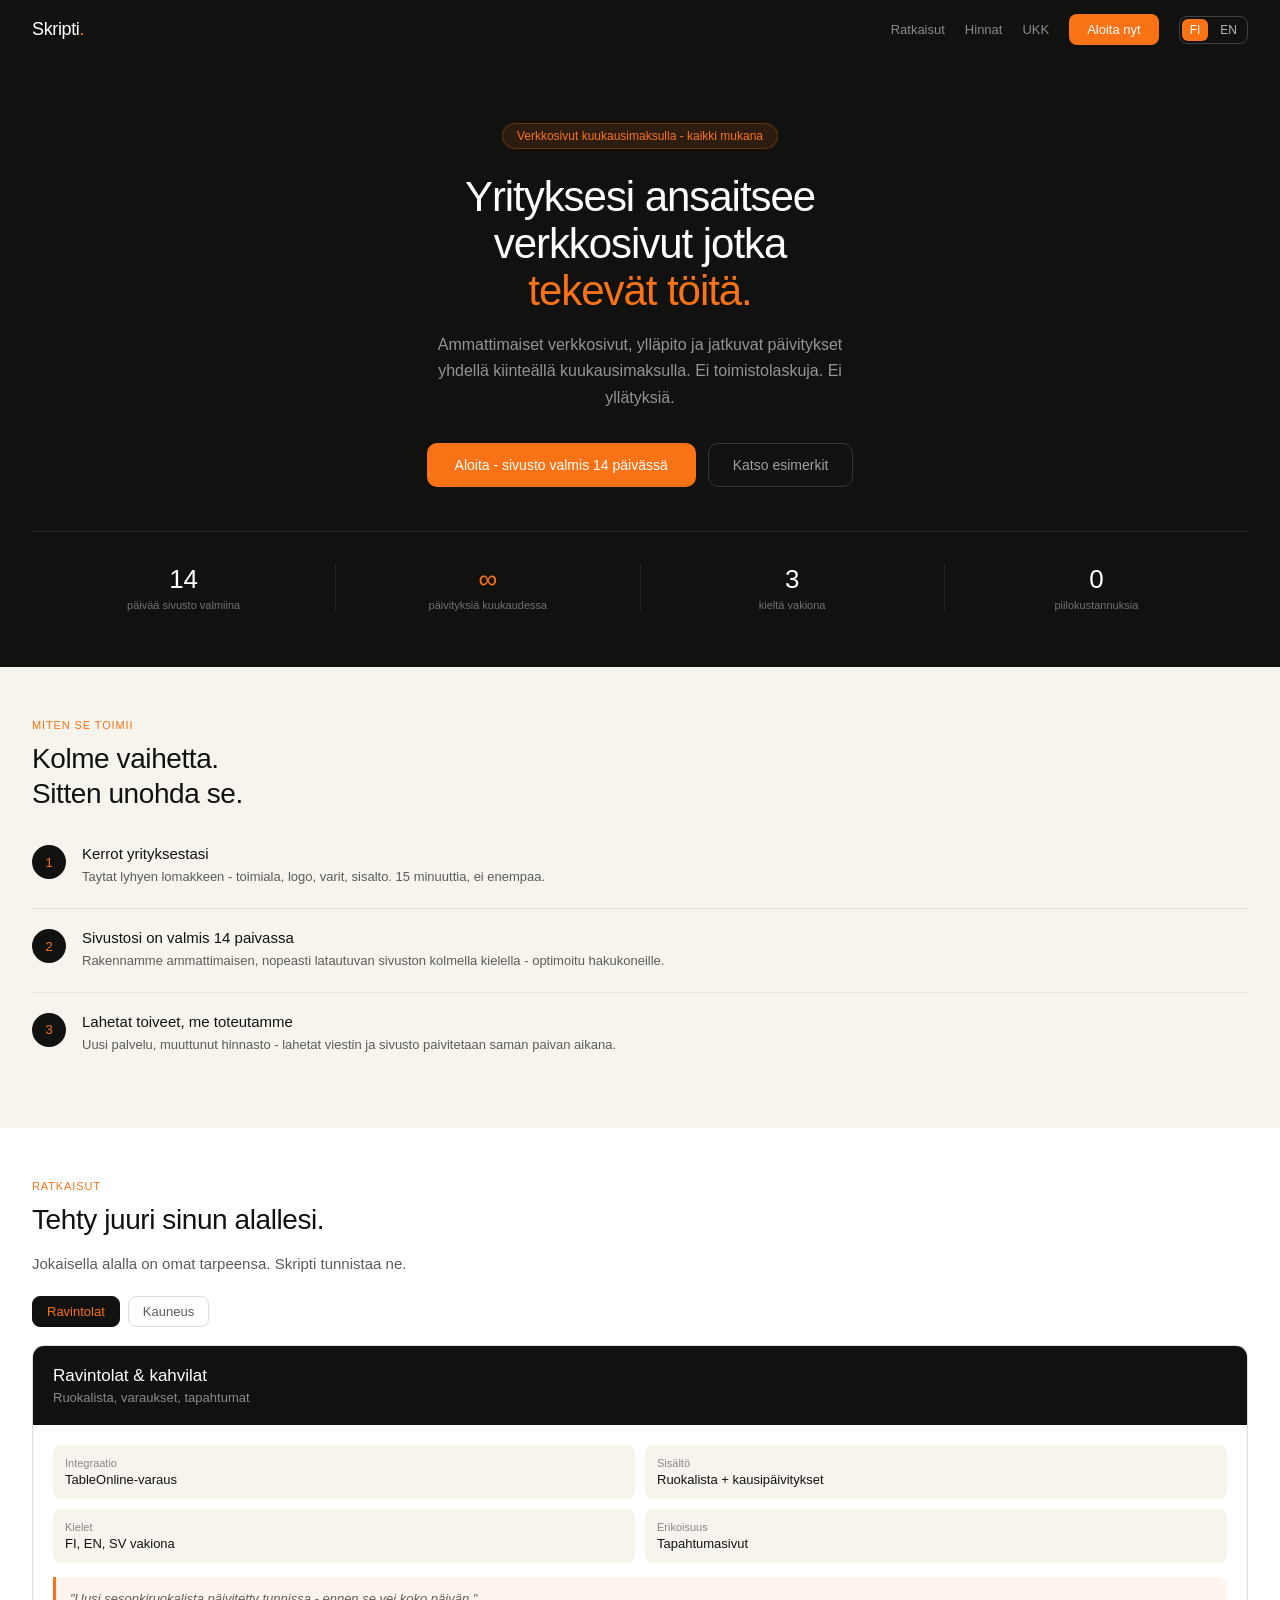
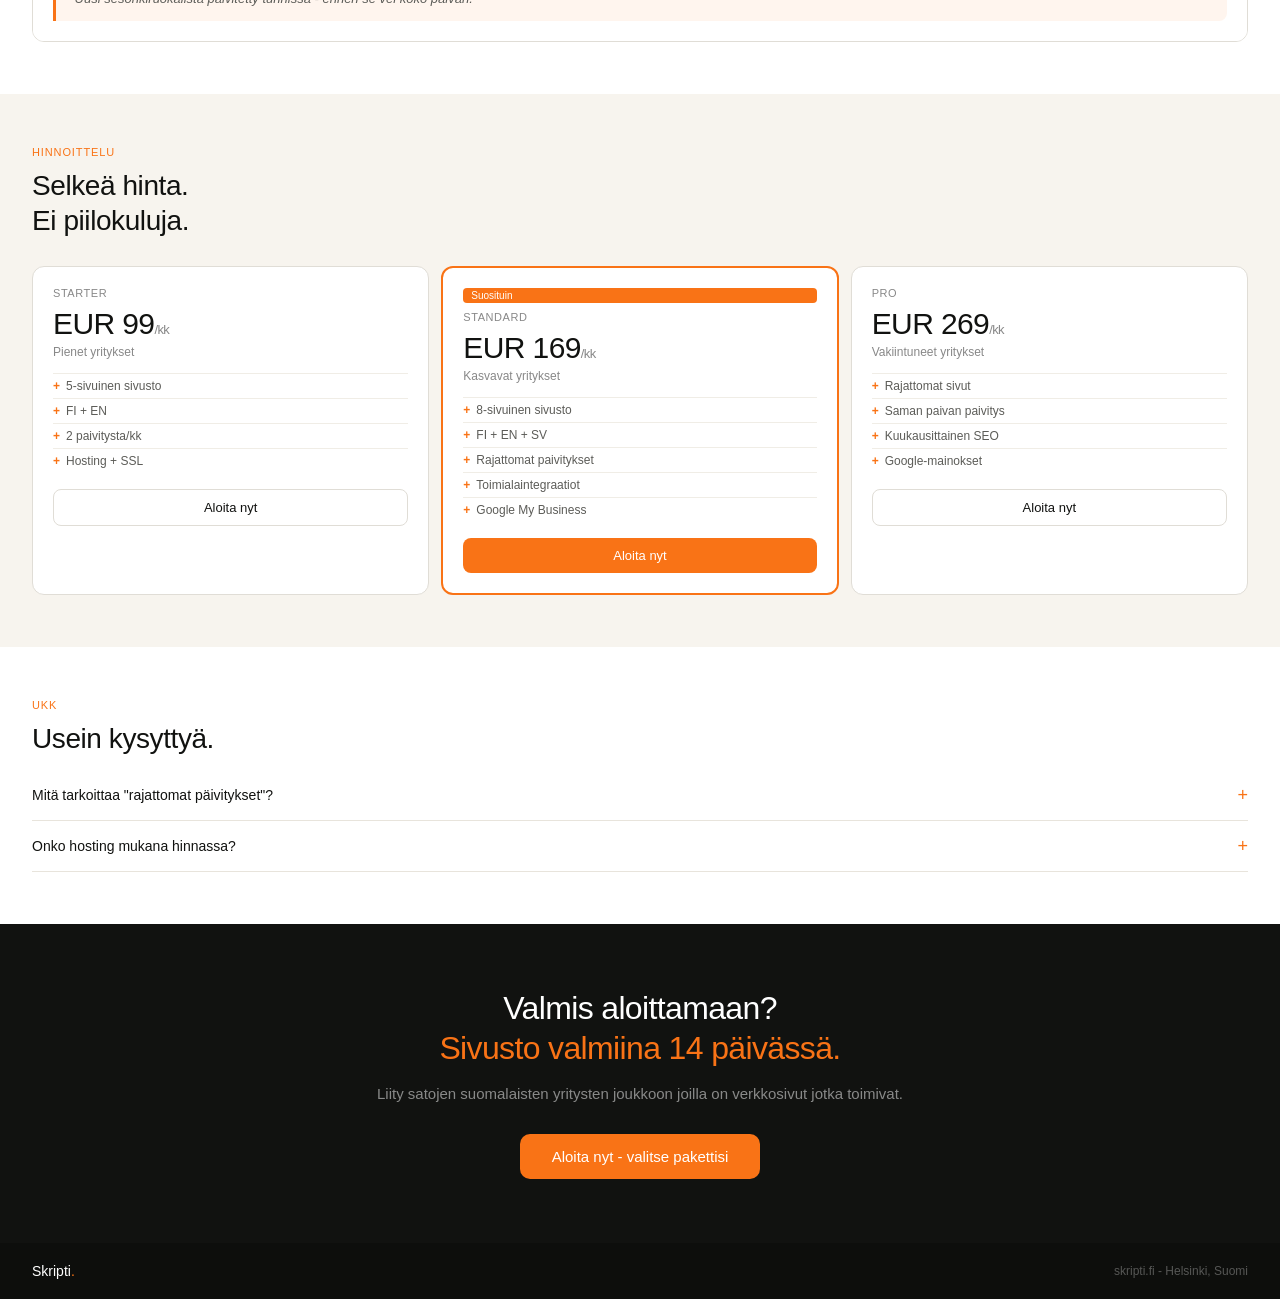
<file: index.html>
<!doctype html>
<html lang="fi">
<head>
  <meta charset="utf-8">
  <meta name="viewport" content="width=device-width, initial-scale=1">
  <title>Skripti - Verkkosivut kuukausimaksulla</title>
  <meta name="description" content="Ammattimaiset verkkosivut, ylläpito ja jatkuvat päivitykset yhdellä kiinteällä kuukausimaksulla ilman yllätyksiä.">
  <meta name="robots" content="index,follow">
  <meta property="og:type" content="website">
  <meta property="og:title" content="Skripti - Verkkosivut kuukausimaksulla">
  <meta property="og:description" content="Sivusto valmiina 14 päivässä. Hosting, ylläpito ja päivitykset samalla kuukausihinnalla.">
  <meta property="og:image" content="/assets/social-preview.svg">
  <meta property="og:url" content="https://project-7dx98.vercel.app/">
  <meta name="twitter:card" content="summary_large_image">
  <meta name="twitter:title" content="Skripti - Verkkosivut kuukausimaksulla">
  <meta name="twitter:description" content="Sivusto valmiina 14 päivässä. Hosting, ylläpito ja päivitykset samalla kuukausihinnalla.">
  <meta name="twitter:image" content="/assets/social-preview.svg">
  <link rel="canonical" href="https://project-7dx98.vercel.app/">
  <link rel="icon" href="/assets/favicon.svg" type="image/svg+xml">
  <link rel="stylesheet" href="./styles.css">
  <script defer src="./main.js"></script>
</head>
<body>
  <div class="page" id="app">
    <header class="nav" aria-label="Päävalikko">
      <div class="nav-logo">Skripti<span>.</span></div>
      <div class="nav-links">
        <button class="nav-link" id="nav-solutions" type="button" onclick="scrollToSection('solutions')">Ratkaisut</button>
        <button class="nav-link" id="nav-pricing" type="button" onclick="scrollToSection('pricing')">Hinnat</button>
        <button class="nav-link" type="button" onclick="scrollToSection('faq')">UKK</button>
        <button class="nav-cta" id="nav-cta" type="button" onclick="openModal()">Aloita nyt</button>
        <div class="lang-toggle" aria-label="Language selector">
          <button id="lang-fi" class="lang-btn active" type="button" onclick="setLanguage('fi')">FI</button>
          <button id="lang-en" class="lang-btn" type="button" onclick="setLanguage('en')">EN</button>
        </div>
      </div>
    </header>

    <main>
      <section class="hero" aria-labelledby="hero-heading">
        <div class="hero-badge" id="hero-badge">Verkkosivut kuukausimaksulla - kaikki mukana</div>
        <h1 id="hero-heading">Yrityksesi ansaitsee<br>verkkosivut jotka<br><em>tekevät töitä.</em></h1>
        <p id="hero-text">Ammattimaiset verkkosivut, ylläpito ja jatkuvat päivitykset yhdellä kiinteällä kuukausimaksulla. Ei toimistolaskuja. Ei yllätyksiä.</p>
        <div class="hero-cta-group">
          <button class="btn-primary" id="hero-cta" type="button" onclick="openModal()">Aloita - sivusto valmis 14 päivässä</button>
          <button class="btn-secondary" id="hero-secondary" type="button" onclick="scrollToSection('solutions')">Katso esimerkit</button>
        </div>
        <div class="hero-stats">
          <div class="stat"><div class="stat-num">14</div><div class="stat-label">päivää sivusto valmiina</div></div>
          <div class="stat"><div class="stat-num orange">∞</div><div class="stat-label">päivityksiä kuukaudessa</div></div>
          <div class="stat"><div class="stat-num">3</div><div class="stat-label">kieltä vakiona</div></div>
          <div class="stat"><div class="stat-num">0</div><div class="stat-label">piilokustannuksia</div></div>
        </div>
      </section>

      <section class="section alt" aria-labelledby="how-heading">
        <div class="section-label" id="how-label">Miten se toimii</div>
        <h2 id="how-heading">Kolme vaihetta.<br>Sitten unohda se.</h2>
        <div>
          <div class="step"><div class="step-num">1</div><div><h3>Kerrot yrityksestasi</h3><p>Taytat lyhyen lomakkeen - toimiala, logo, varit, sisalto. 15 minuuttia, ei enempaa.</p></div></div>
          <div class="step"><div class="step-num">2</div><div><h3>Sivustosi on valmis 14 paivassa</h3><p>Rakennamme ammattimaisen, nopeasti latautuvan sivuston kolmella kielella - optimoitu hakukoneille.</p></div></div>
          <div class="step"><div class="step-num">3</div><div><h3>Lahetat toiveet, me toteutamme</h3><p>Uusi palvelu, muuttunut hinnasto - lahetat viestin ja sivusto paivitetaan saman paivan aikana.</p></div></div>
        </div>
      </section>

      <section class="section" id="solutions" aria-labelledby="solutions-heading">
        <div class="section-label" id="solutions-label">Ratkaisut</div>
        <h2 id="solutions-heading">Tehty juuri sinun alallesi.</h2>
        <p class="body" id="solutions-body">Jokaisella alalla on omat tarpeensa. Skripti tunnistaa ne.</p>
        <div class="tabs" id="sol-tabs"></div>
        <div class="sol-panel" id="sol-panel"></div>
      </section>

      <section class="section alt" id="pricing" aria-labelledby="pricing-heading">
        <div class="section-label" id="pricing-label">Hinnoittelu</div>
        <h2 id="pricing-heading">Selkeä hinta.<br>Ei piilokuluja.</h2>
        <div class="pricing-grid">
          <article class="pc">
            <div class="pc-tier">Starter</div>
            <div class="pc-price">EUR 99<span>/kk</span></div>
            <div class="pc-desc">Pienet yritykset</div>
            <div class="pc-feat"><span class="ok">+</span>5-sivuinen sivusto</div>
            <div class="pc-feat"><span class="ok">+</span>FI + EN</div>
            <div class="pc-feat"><span class="ok">+</span>2 paivitysta/kk</div>
            <div class="pc-feat"><span class="ok">+</span>Hosting + SSL</div>
            <button class="pc-cta-outline" type="button" onclick="openModal('starter')">Aloita nyt</button>
          </article>
          <article class="pc featured">
            <div class="pc-badge">Suosituin</div>
            <div class="pc-tier">Standard</div>
            <div class="pc-price">EUR 169<span>/kk</span></div>
            <div class="pc-desc">Kasvavat yritykset</div>
            <div class="pc-feat"><span class="ok">+</span>8-sivuinen sivusto</div>
            <div class="pc-feat"><span class="ok">+</span>FI + EN + SV</div>
            <div class="pc-feat"><span class="ok">+</span>Rajattomat paivitykset</div>
            <div class="pc-feat"><span class="ok">+</span>Toimialaintegraatiot</div>
            <div class="pc-feat"><span class="ok">+</span>Google My Business</div>
            <button class="pc-cta-filled" type="button" onclick="openModal('standard')">Aloita nyt</button>
          </article>
          <article class="pc">
            <div class="pc-tier">Pro</div>
            <div class="pc-price">EUR 269<span>/kk</span></div>
            <div class="pc-desc">Vakiintuneet yritykset</div>
            <div class="pc-feat"><span class="ok">+</span>Rajattomat sivut</div>
            <div class="pc-feat"><span class="ok">+</span>Saman paivan paivitys</div>
            <div class="pc-feat"><span class="ok">+</span>Kuukausittainen SEO</div>
            <div class="pc-feat"><span class="ok">+</span>Google-mainokset</div>
            <button class="pc-cta-outline" type="button" onclick="openModal('pro')">Aloita nyt</button>
          </article>
        </div>
      </section>

      <section class="section" id="faq" aria-labelledby="faq-heading">
        <div class="section-label" id="faq-label">UKK</div>
        <h2 id="faq-heading">Usein kysyttyä.</h2>
        <div id="faq-list"></div>
      </section>

      <section class="final-cta" aria-labelledby="cta-heading">
        <h2 id="cta-heading">Valmis aloittamaan?<br><em>Sivusto valmiina 14 paivassa.</em></h2>
        <p id="final-cta-text">Liity satojen suomalaisten yritysten joukkoon joilla on verkkosivut jotka toimivat.</p>
        <button class="btn-primary" id="final-cta-button" style="font-size:15px;padding:14px 32px;" type="button" onclick="openModal()">Aloita nyt - valitse pakettisi</button>
      </section>
    </main>

    <footer class="footer">
      <div class="footer-logo">Skripti<span>.</span></div>
      <div class="footer-r" id="footer-text">skripti.fi - Helsinki, Suomi</div>
    </footer>
  </div>

  <div class="overlay hidden" id="overlay" role="dialog" aria-modal="true" aria-hidden="true" aria-labelledby="modal-title" onclick="handleOverlayClick(event)">
    <div class="modal" id="modal">
      <div class="modal-header">
        <div class="modal-title" id="modal-title">Aloita</div>
        <button class="modal-close" type="button" aria-label="Sulje ikkuna" onclick="closeModal()">×</button>
      </div>
      <div class="modal-body" id="modal-body"></div>
    </div>
  </div>
</body>
</html>
</file>
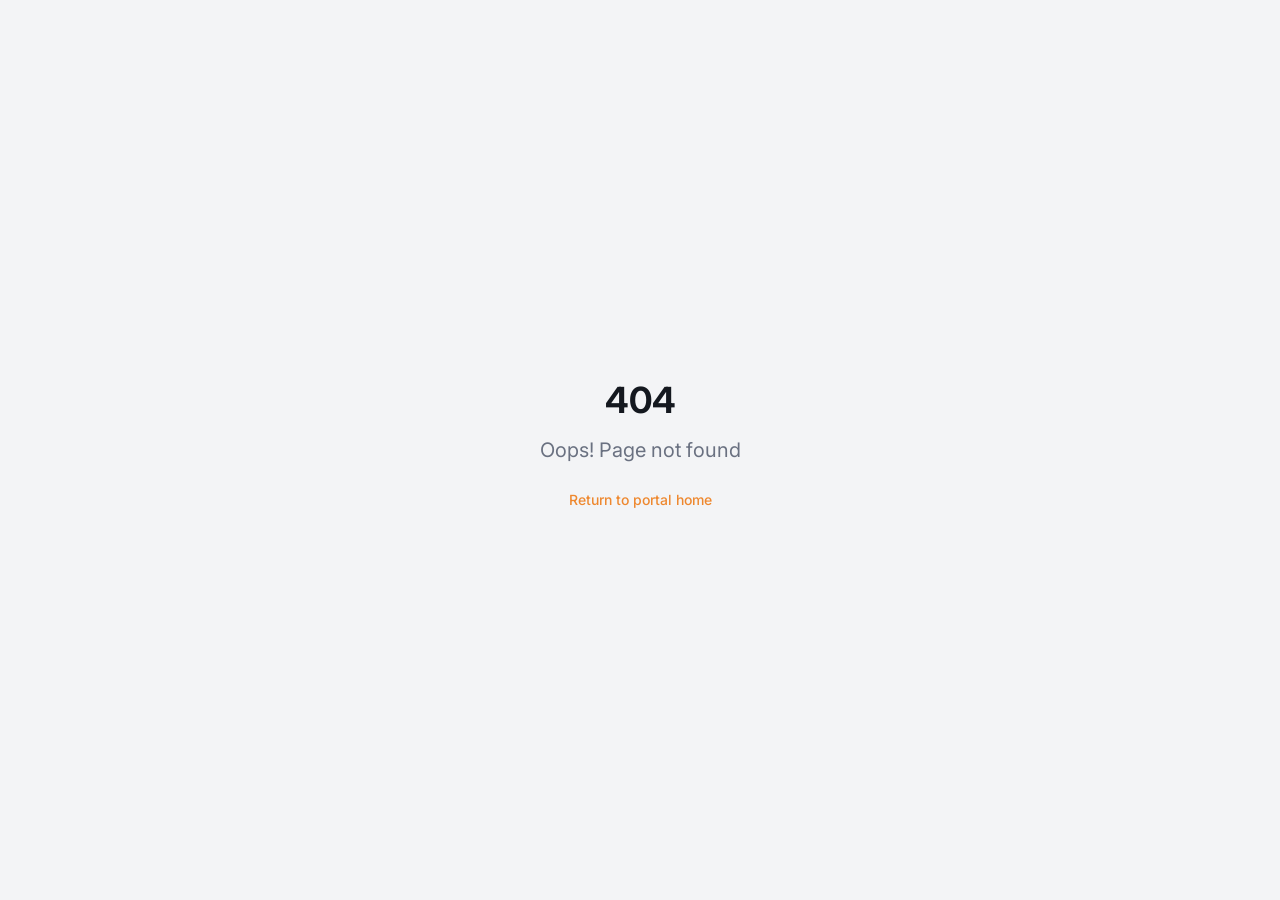
<file: portal/index.html>
<!doctype html>
<html lang="en">
  <head>
    <meta charset="UTF-8" />
    <meta name="viewport" content="width=device-width, initial-scale=1.0" />
    <title>Skripti Client Portal</title>
    <meta name="description" content="Skripti client dashboard — investor demo." />
    <meta name="author" content="Skripti" />

    <meta property="og:title" content="Skripti Client Portal" />
    <meta property="og:description" content="Client dashboard and change requests — investor demo." />
    <meta property="og:type" content="website" />
    <meta property="og:image" content="/assets/social-preview.svg" />

    <meta name="twitter:card" content="summary_large_image" />
    <meta name="twitter:site" content="@skripti" />
    <meta name="twitter:image" content="/assets/social-preview.svg" />
    <script type="module" crossorigin src="/portal/assets/index-BZIIhAHM.js"></script>
    <link rel="stylesheet" crossorigin href="/portal/assets/index-Ckss8OEk.css">
  </head>

  <body>
    <div id="root"></div>
  </body>
</html>
</file>
<file: styles.css>
*{box-sizing:border-box;margin:0;padding:0;}
body{font-family:-apple-system,BlinkMacSystemFont,'Segoe UI',sans-serif;background:#fff;color:#111210;}
.page{max-width:100%;overflow-x:hidden;}

/* NAV */
.nav{display:flex;justify-content:space-between;align-items:center;padding:14px 32px;background:#111210;position:sticky;top:0;z-index:100;}
.nav-logo{font-size:18px;font-weight:500;color:#fff;letter-spacing:-0.02em;cursor:pointer;}
.nav-logo span{color:#F97316;}
.nav-links{display:flex;gap:20px;align-items:center;}
.lang-toggle{display:flex;gap:4px;border:1px solid rgba(255,255,255,0.2);border-radius:8px;padding:2px;}
.lang-btn{background:transparent;border:none;color:rgba(255,255,255,0.7);font-size:12px;padding:4px 8px;border-radius:6px;cursor:pointer;}
.lang-btn.active{background:#F97316;color:#fff;}
.nav-link{font-size:13px;color:rgba(255,255,255,0.5);cursor:pointer;background:none;border:none;}
.nav-link:hover{color:rgba(255,255,255,0.8);}
.nav-cta{font-size:13px;font-weight:500;color:#fff;background:#F97316;padding:8px 18px;border-radius:8px;cursor:pointer;border:none;}
.nav-cta:hover{background:#EA6A05;}

/* HERO */
.hero{background:#111210;padding:64px 32px 56px;text-align:center;}
.hero-badge{display:inline-flex;align-items:center;gap:8px;background:rgba(249,115,22,0.12);color:#F97316;font-size:12px;font-weight:500;padding:5px 14px;border-radius:20px;margin-bottom:24px;border:0.5px solid rgba(249,115,22,0.25);}
.hero h1{font-size:42px;font-weight:500;color:#fff;line-height:1.12;letter-spacing:-0.025em;margin-bottom:18px;}
.hero h1 em{color:#F97316;font-style:normal;}
.hero p{font-size:16px;color:rgba(255,255,255,0.55);line-height:1.65;max-width:440px;margin:0 auto 32px;}
.btn-primary{font-size:14px;font-weight:500;color:#fff;background:#F97316;padding:13px 28px;border-radius:10px;cursor:pointer;border:none;}
.btn-primary:hover{background:#EA6A05;}
.btn-primary:active{transform:scale(0.97);}
.btn-secondary{font-size:14px;color:rgba(255,255,255,0.6);background:transparent;padding:13px 24px;border-radius:10px;cursor:pointer;border:0.5px solid rgba(255,255,255,0.15);}
.hero-cta-group{display:flex;gap:12px;justify-content:center;flex-wrap:wrap;}
.hero-stats{display:flex;gap:0;justify-content:center;margin-top:44px;border-top:0.5px solid rgba(255,255,255,0.08);padding-top:32px;}
.stat{flex:1;text-align:center;padding:0 12px;border-right:0.5px solid rgba(255,255,255,0.08);}
.stat:last-child{border-right:none;}
.stat-num{font-size:26px;font-weight:500;color:#fff;}
.stat-num.orange{color:#F97316;}
.stat-label{font-size:11px;color:rgba(255,255,255,0.4);margin-top:4px;}

/* SECTIONS */
.section{padding:52px 32px;}
.section.alt{background:#F7F4EE;}
.section-label{font-size:11px;font-weight:500;color:#F97316;letter-spacing:0.08em;text-transform:uppercase;margin-bottom:10px;}
.section h2{font-size:28px;font-weight:500;color:#111210;line-height:1.25;margin-bottom:14px;letter-spacing:-0.015em;}
.section p.body{font-size:15px;color:#5C5C58;line-height:1.7;}

/* HOW */
.step{display:flex;gap:16px;padding:20px 0;border-bottom:0.5px solid #E8E4DC;}
.step:last-child{border-bottom:none;}
.step-num{width:34px;height:34px;min-width:34px;border-radius:50%;background:#111210;color:#F97316;font-size:13px;font-weight:500;display:flex;align-items:center;justify-content:center;}
.step h3{font-size:15px;font-weight:500;color:#111210;margin-bottom:5px;}
.step p{font-size:13px;color:#5C5C58;line-height:1.6;}

/* SOLUTIONS */
.tabs{display:flex;gap:8px;flex-wrap:wrap;margin:20px 0 18px;}
.tab{font-size:13px;padding:7px 14px;border-radius:8px;border:0.5px solid #E0DDD6;color:#5C5C58;cursor:pointer;background:#fff;}
.tab.active{background:#111210;color:#F97316;border-color:#111210;}
.sol-panel{border:0.5px solid #E0DDD6;border-radius:12px;overflow:hidden;}
.sol-header{background:#111210;padding:20px;}
.sol-header h3{font-size:17px;font-weight:500;color:#fff;margin-bottom:4px;}
.sol-header p{font-size:13px;color:rgba(255,255,255,0.5);}
.sol-body{padding:20px;background:#fff;}
.sol-feats{display:grid;grid-template-columns:1fr 1fr;gap:10px;margin-bottom:14px;}
.sol-feat{background:#F7F4EE;border-radius:8px;padding:12px;}
.sol-feat .fl{font-size:11px;color:#888;margin-bottom:3px;}
.sol-feat .fv{font-size:13px;font-weight:500;color:#111210;}
.sol-quote{background:#FFF5EE;border-left:3px solid #F97316;padding:12px 14px;border-radius:0 8px 8px 0;font-size:13px;color:#5C5C58;font-style:italic;line-height:1.5;}

/* PRICING */
.pricing-grid{display:grid;grid-template-columns:repeat(3,1fr);gap:12px;margin-top:28px;}
.pc{border:0.5px solid #E0DDD6;border-radius:12px;padding:20px;background:#fff;display:flex;flex-direction:column;}
.pc.featured{border:2px solid #F97316;}
.pc-badge{display:inline-block;font-size:10px;font-weight:500;background:#F97316;color:#fff;padding:2px 8px;border-radius:4px;margin-bottom:8px;}
.pc-tier{font-size:11px;font-weight:500;color:#888;letter-spacing:0.05em;text-transform:uppercase;margin-bottom:8px;}
.pc-price{font-size:30px;font-weight:500;color:#111210;letter-spacing:-0.02em;}
.pc-price span{font-size:13px;font-weight:400;color:#888;}
.pc-desc{font-size:12px;color:#888;margin:4px 0 14px;}
.pc-feat{font-size:12px;color:#5C5C58;padding:5px 0;border-top:0.5px solid #F0EDE6;display:flex;gap:6px;}
.pc-feat .ok{color:#F97316;font-weight:700;}
.pc-cta-outline{margin-top:auto;padding-top:14px;width:100%;padding:10px;border-radius:8px;border:0.5px solid #E0DDD6;background:transparent;color:#111210;font-size:13px;font-weight:500;cursor:pointer;margin-top:16px;}
.pc-cta-outline:hover{background:#F7F4EE;}
.pc-cta-filled{margin-top:auto;padding-top:14px;width:100%;padding:10px;border-radius:8px;border:none;background:#F97316;color:#fff;font-size:13px;font-weight:500;cursor:pointer;margin-top:16px;}
.pc-cta-filled:hover{background:#EA6A05;}

/* FAQ */
.faq-item{border-bottom:0.5px solid #E8E4DC;}
.faq-btn{width:100%;background:none;border:none;text-align:left;padding:16px 0;cursor:pointer;display:flex;justify-content:space-between;align-items:center;}
.faq-q{font-size:14px;font-weight:500;color:#111210;}
.faq-icon{color:#F97316;font-size:18px;font-weight:300;line-height:1;}
.faq-a{font-size:13px;color:#5C5C58;line-height:1.65;padding-bottom:14px;display:none;}
.faq-a.open{display:block;}

/* FINAL CTA */
.final-cta{background:#111210;padding:64px 32px;text-align:center;}
.final-cta h2{font-size:32px;font-weight:500;color:#fff;line-height:1.25;letter-spacing:-0.02em;margin-bottom:14px;}
.final-cta h2 em{color:#F97316;font-style:normal;}
.final-cta p{font-size:15px;color:rgba(255,255,255,0.5);margin-bottom:28px;line-height:1.6;}

/* FOOTER */
.footer{background:#0D0E0C;padding:20px 32px;display:flex;justify-content:space-between;align-items:center;}
.footer-logo{font-weight:500;color:#fff;font-size:14px;}
.footer-logo span{color:#F97316;}
.footer-r{font-size:12px;color:rgba(255,255,255,0.3);}

/* MODAL OVERLAY */
.overlay{position:fixed;inset:0;background:rgba(0,0,0,0.6);z-index:200;display:flex;align-items:center;justify-content:center;padding:16px;}
.overlay.hidden{display:none;}
.modal{background:#fff;border-radius:16px;width:100%;max-width:520px;overflow:hidden;max-height:90vh;overflow-y:auto;}
.modal-header{background:#111210;padding:20px 24px;display:flex;justify-content:space-between;align-items:center;}
.modal-title{font-size:16px;font-weight:500;color:#fff;}
.modal-close{background:none;border:none;color:rgba(255,255,255,0.5);font-size:20px;cursor:pointer;line-height:1;padding:0;}
.modal-close:hover{color:#fff;}
.modal-body{padding:24px;}

/* PROGRESS */
.progress-bar{display:flex;gap:6px;margin-bottom:24px;}
.pb-step{flex:1;height:3px;border-radius:2px;background:#F0EDE6;}
.pb-step.done{background:#F97316;}
.pb-step.active{background:#F97316;opacity:0.5;}
.step-title{font-size:18px;font-weight:500;color:#111210;margin-bottom:6px;letter-spacing:-0.01em;}
.step-sub{font-size:13px;color:#5C5C58;margin-bottom:20px;line-height:1.5;}

/* FORM ELEMENTS */
.form-group{margin-bottom:14px;}
.form-label{font-size:12px;font-weight:500;color:#5C5C58;margin-bottom:6px;display:block;text-transform:uppercase;letter-spacing:0.04em;}
.form-input{width:100%;padding:10px 12px;border:0.5px solid #E0DDD6;border-radius:8px;font-size:14px;color:#111210;background:#fff;outline:none;}
.form-input:focus{border-color:#F97316;box-shadow:0 0 0 3px rgba(249,115,22,0.1);}
.form-row{display:grid;grid-template-columns:1fr 1fr;gap:10px;}
.form-select{width:100%;padding:10px 12px;border:0.5px solid #E0DDD6;border-radius:8px;font-size:14px;color:#111210;background:#fff;outline:none;appearance:none;}
.form-select:focus{border-color:#F97316;box-shadow:0 0 0 3px rgba(249,115,22,0.1);}

/* INDUSTRY GRID */
.industry-grid{display:grid;grid-template-columns:1fr 1fr;gap:8px;margin-bottom:4px;}
.industry-card{border:0.5px solid #E0DDD6;border-radius:10px;padding:14px;cursor:pointer;background:#fff;}
.industry-card.selected{border:2px solid #F97316;background:#FFF5EE;}
.industry-card .ic-icon{font-size:22px;margin-bottom:6px;}
.industry-card .ic-name{font-size:13px;font-weight:500;color:#111210;}
.industry-card .ic-sub{font-size:11px;color:#888;margin-top:2px;}

/* PACKAGE CARDS */
.pkg-list{display:flex;flex-direction:column;gap:10px;}
.pkg-card{border:0.5px solid #E0DDD6;border-radius:10px;padding:14px 16px;cursor:pointer;background:#fff;display:flex;justify-content:space-between;align-items:center;}
.pkg-card.selected{border:2px solid #F97316;background:#FFF5EE;}
.pkg-left .pkg-name{font-size:14px;font-weight:500;color:#111210;}
.pkg-left .pkg-desc{font-size:12px;color:#888;margin-top:2px;}
.pkg-right .pkg-price{font-size:18px;font-weight:500;color:#111210;letter-spacing:-0.01em;}
.pkg-right .pkg-price span{font-size:12px;font-weight:400;color:#888;}
.pkg-radio{width:18px;height:18px;border-radius:50%;border:1.5px solid #E0DDD6;display:flex;align-items:center;justify-content:center;flex-shrink:0;margin-right:12px;}
.pkg-radio.checked{border-color:#F97316;background:#F97316;}
.pkg-radio.checked::after{content:'';width:6px;height:6px;border-radius:50%;background:#fff;}
.pkg-card-inner{display:flex;align-items:center;}

/* SUMMARY */
.summary-box{background:#F7F4EE;border-radius:10px;padding:16px;margin-bottom:20px;}
.summary-row{display:flex;justify-content:space-between;font-size:13px;padding:5px 0;border-bottom:0.5px solid #E8E4DC;}
.summary-row:last-child{border-bottom:none;font-weight:500;font-size:14px;padding-top:10px;}
.summary-row .sk{color:#5C5C58;}
.summary-row .sv{color:#111210;}

/* SUCCESS */
.success-icon{width:56px;height:56px;border-radius:50%;background:#F97316;display:flex;align-items:center;justify-content:center;margin:0 auto 20px;font-size:24px;}
.success-title{font-size:22px;font-weight:500;color:#111210;text-align:center;margin-bottom:8px;}
.success-sub{font-size:14px;color:#5C5C58;text-align:center;line-height:1.6;margin-bottom:20px;}
.success-steps{background:#F7F4EE;border-radius:10px;padding:16px;}
.success-step{display:flex;gap:12px;padding:8px 0;border-bottom:0.5px solid #E8E4DC;}
.success-step:last-child{border-bottom:none;}
.ss-num{width:22px;height:22px;border-radius:50%;background:#F97316;color:#fff;font-size:11px;font-weight:500;display:flex;align-items:center;justify-content:center;flex-shrink:0;}
.ss-text{font-size:13px;color:#5C5C58;}

/* MODAL NAV */
.modal-nav{display:flex;justify-content:space-between;align-items:center;margin-top:20px;padding-top:16px;border-top:0.5px solid #F0EDE6;}
.btn-back{background:none;border:0.5px solid #E0DDD6;border-radius:8px;padding:10px 18px;font-size:13px;color:#5C5C58;cursor:pointer;}
.btn-back:hover{background:#F7F4EE;}
.btn-next{background:#F97316;border:none;border-radius:8px;padding:10px 22px;font-size:13px;font-weight:500;color:#fff;cursor:pointer;}
.btn-next:hover{background:#EA6A05;}
.btn-next:disabled{background:#E0DDD6;color:#999;cursor:not-allowed;}

.btn-secondary:hover,
.nav-link:focus-visible,
.nav-cta:focus-visible,
.btn-primary:focus-visible,
.btn-secondary:focus-visible,
.pc-cta-outline:focus-visible,
.pc-cta-filled:focus-visible,
.faq-btn:focus-visible,
.btn-back:focus-visible,
.btn-next:focus-visible,
.modal-close:focus-visible{
  outline:2px solid #F97316;
  outline-offset:2px;
}

@media (max-width: 1024px){
  .pricing-grid{grid-template-columns:1fr;}
  .hero h1{font-size:36px;}
}

@media (max-width: 768px){
  .nav{padding:14px 16px;}
  .nav-links{gap:12px;}
  .hero,.section,.final-cta,.footer{padding-left:16px;padding-right:16px;}
  .hero-stats{display:grid;grid-template-columns:1fr 1fr;gap:12px;}
  .stat{border-right:none;padding:0;}
  .form-row{grid-template-columns:1fr;}
  .industry-grid{grid-template-columns:1fr;}
}
</file>
<file: portal/assets/index-Ckss8OEk.css>
@import"https://fonts.googleapis.com/css2?family=Inter:wght@400;500;600;700&display=swap";*,:before,:after{--tw-border-spacing-x: 0;--tw-border-spacing-y: 0;--tw-translate-x: 0;--tw-translate-y: 0;--tw-rotate: 0;--tw-skew-x: 0;--tw-skew-y: 0;--tw-scale-x: 1;--tw-scale-y: 1;--tw-pan-x: ;--tw-pan-y: ;--tw-pinch-zoom: ;--tw-scroll-snap-strictness: proximity;--tw-gradient-from-position: ;--tw-gradient-via-position: ;--tw-gradient-to-position: ;--tw-ordinal: ;--tw-slashed-zero: ;--tw-numeric-figure: ;--tw-numeric-spacing: ;--tw-numeric-fraction: ;--tw-ring-inset: ;--tw-ring-offset-width: 0px;--tw-ring-offset-color: #fff;--tw-ring-color: rgb(59 130 246 / .5);--tw-ring-offset-shadow: 0 0 #0000;--tw-ring-shadow: 0 0 #0000;--tw-shadow: 0 0 #0000;--tw-shadow-colored: 0 0 #0000;--tw-blur: ;--tw-brightness: ;--tw-contrast: ;--tw-grayscale: ;--tw-hue-rotate: ;--tw-invert: ;--tw-saturate: ;--tw-sepia: ;--tw-drop-shadow: ;--tw-backdrop-blur: ;--tw-backdrop-brightness: ;--tw-backdrop-contrast: ;--tw-backdrop-grayscale: ;--tw-backdrop-hue-rotate: ;--tw-backdrop-invert: ;--tw-backdrop-opacity: ;--tw-backdrop-saturate: ;--tw-backdrop-sepia: ;--tw-contain-size: ;--tw-contain-layout: ;--tw-contain-paint: ;--tw-contain-style: }::backdrop{--tw-border-spacing-x: 0;--tw-border-spacing-y: 0;--tw-translate-x: 0;--tw-translate-y: 0;--tw-rotate: 0;--tw-skew-x: 0;--tw-skew-y: 0;--tw-scale-x: 1;--tw-scale-y: 1;--tw-pan-x: ;--tw-pan-y: ;--tw-pinch-zoom: ;--tw-scroll-snap-strictness: proximity;--tw-gradient-from-position: ;--tw-gradient-via-position: ;--tw-gradient-to-position: ;--tw-ordinal: ;--tw-slashed-zero: ;--tw-numeric-figure: ;--tw-numeric-spacing: ;--tw-numeric-fraction: ;--tw-ring-inset: ;--tw-ring-offset-width: 0px;--tw-ring-offset-color: #fff;--tw-ring-color: rgb(59 130 246 / .5);--tw-ring-offset-shadow: 0 0 #0000;--tw-ring-shadow: 0 0 #0000;--tw-shadow: 0 0 #0000;--tw-shadow-colored: 0 0 #0000;--tw-blur: ;--tw-brightness: ;--tw-contrast: ;--tw-grayscale: ;--tw-hue-rotate: ;--tw-invert: ;--tw-saturate: ;--tw-sepia: ;--tw-drop-shadow: ;--tw-backdrop-blur: ;--tw-backdrop-brightness: ;--tw-backdrop-contrast: ;--tw-backdrop-grayscale: ;--tw-backdrop-hue-rotate: ;--tw-backdrop-invert: ;--tw-backdrop-opacity: ;--tw-backdrop-saturate: ;--tw-backdrop-sepia: ;--tw-contain-size: ;--tw-contain-layout: ;--tw-contain-paint: ;--tw-contain-style: }*,:before,:after{box-sizing:border-box;border-width:0;border-style:solid;border-color:#e5e7eb}:before,:after{--tw-content: ""}html,:host{line-height:1.5;-webkit-text-size-adjust:100%;-moz-tab-size:4;-o-tab-size:4;tab-size:4;font-family:Inter,system-ui,sans-serif;font-feature-settings:normal;font-variation-settings:normal;-webkit-tap-highlight-color:transparent}body{margin:0;line-height:inherit}hr{height:0;color:inherit;border-top-width:1px}abbr:where([title]){-webkit-text-decoration:underline dotted;text-decoration:underline dotted}h1,h2,h3,h4,h5,h6{font-size:inherit;font-weight:inherit}a{color:inherit;text-decoration:inherit}b,strong{font-weight:bolder}code,kbd,samp,pre{font-family:ui-monospace,SFMono-Regular,Menlo,Monaco,Consolas,Liberation Mono,Courier New,monospace;font-feature-settings:normal;font-variation-settings:normal;font-size:1em}small{font-size:80%}sub,sup{font-size:75%;line-height:0;position:relative;vertical-align:baseline}sub{bottom:-.25em}sup{top:-.5em}table{text-indent:0;border-color:inherit;border-collapse:collapse}button,input,optgroup,select,textarea{font-family:inherit;font-feature-settings:inherit;font-variation-settings:inherit;font-size:100%;font-weight:inherit;line-height:inherit;letter-spacing:inherit;color:inherit;margin:0;padding:0}button,select{text-transform:none}button,input:where([type=button]),input:where([type=reset]),input:where([type=submit]){-webkit-appearance:button;background-color:transparent;background-image:none}:-moz-focusring{outline:auto}:-moz-ui-invalid{box-shadow:none}progress{vertical-align:baseline}::-webkit-inner-spin-button,::-webkit-outer-spin-button{height:auto}[type=search]{-webkit-appearance:textfield;outline-offset:-2px}::-webkit-search-decoration{-webkit-appearance:none}::-webkit-file-upload-button{-webkit-appearance:button;font:inherit}summary{display:list-item}blockquote,dl,dd,h1,h2,h3,h4,h5,h6,hr,figure,p,pre{margin:0}fieldset{margin:0;padding:0}legend{padding:0}ol,ul,menu{list-style:none;margin:0;padding:0}dialog{padding:0}textarea{resize:vertical}input::-moz-placeholder,textarea::-moz-placeholder{opacity:1;color:#9ca3af}input::placeholder,textarea::placeholder{opacity:1;color:#9ca3af}button,[role=button]{cursor:pointer}:disabled{cursor:default}img,svg,video,canvas,audio,iframe,embed,object{display:block;vertical-align:middle}img,video{max-width:100%;height:auto}[hidden]:where(:not([hidden=until-found])){display:none}:root{--background: 220 18% 96%;--foreground: 220 20% 10%;--card: 0 0% 100%;--card-foreground: 220 20% 10%;--popover: 0 0% 100%;--popover-foreground: 220 20% 10%;--primary: 28 85% 56%;--primary-foreground: 0 0% 100%;--secondary: 220 14% 96%;--secondary-foreground: 220 20% 10%;--muted: 220 14% 96%;--muted-foreground: 220 10% 46%;--accent: 28 85% 56%;--accent-foreground: 0 0% 100%;--destructive: 0 84% 60%;--destructive-foreground: 0 0% 100%;--border: 220 13% 91%;--input: 220 13% 91%;--ring: 28 85% 56%;--radius: .75rem;--sidebar-background: 0 0% 98%;--sidebar-foreground: 240 5.3% 26.1%;--sidebar-primary: 240 5.9% 10%;--sidebar-primary-foreground: 0 0% 98%;--sidebar-accent: 240 4.8% 95.9%;--sidebar-accent-foreground: 240 5.9% 10%;--sidebar-border: 220 13% 91%;--sidebar-ring: 28 85% 56%;--chat-bubble-client: 30 40% 95%;--chat-bubble-agent: 220 14% 96%}*{border-color:hsl(var(--border))}body{background-color:hsl(var(--background));font-family:Inter,system-ui,sans-serif;color:hsl(var(--foreground));-webkit-font-smoothing:antialiased;-moz-osx-font-smoothing:grayscale}.sr-only{position:absolute;width:1px;height:1px;padding:0;margin:-1px;overflow:hidden;clip:rect(0,0,0,0);white-space:nowrap;border-width:0}.pointer-events-none{pointer-events:none}.pointer-events-auto{pointer-events:auto}.visible{visibility:visible}.invisible{visibility:hidden}.fixed{position:fixed}.absolute{position:absolute}.relative{position:relative}.sticky{position:sticky}.inset-0{top:0;right:0;bottom:0;left:0}.inset-x-0{left:0;right:0}.inset-y-0{top:0;bottom:0}.-bottom-12{bottom:-3rem}.-left-12{left:-3rem}.-right-0\.5{right:-.125rem}.-right-12{right:-3rem}.-top-0\.5{top:-.125rem}.-top-12{top:-3rem}.bottom-0{bottom:0}.left-0{left:0}.left-1{left:.25rem}.left-1\/2{left:50%}.left-2{left:.5rem}.left-\[50\%\]{left:50%}.right-0{right:0}.right-1{right:.25rem}.right-2{right:.5rem}.right-3{right:.75rem}.right-4{right:1rem}.top-0{top:0}.top-1\.5{top:.375rem}.top-1\/2{top:50%}.top-2{top:.5rem}.top-3\.5{top:.875rem}.top-4{top:1rem}.top-\[1px\]{top:1px}.top-\[50\%\]{top:50%}.top-\[60\%\]{top:60%}.top-full{top:100%}.z-10{z-index:10}.z-20{z-index:20}.z-50{z-index:50}.z-\[100\]{z-index:100}.z-\[1\]{z-index:1}.-mx-1{margin-left:-.25rem;margin-right:-.25rem}.mx-2{margin-left:.5rem;margin-right:.5rem}.mx-3\.5{margin-left:.875rem;margin-right:.875rem}.mx-auto{margin-left:auto;margin-right:auto}.my-0\.5{margin-top:.125rem;margin-bottom:.125rem}.my-1{margin-top:.25rem;margin-bottom:.25rem}.-ml-4{margin-left:-1rem}.-mt-4{margin-top:-1rem}.mb-1{margin-bottom:.25rem}.mb-2{margin-bottom:.5rem}.mb-3{margin-bottom:.75rem}.mb-4{margin-bottom:1rem}.ml-1{margin-left:.25rem}.ml-auto{margin-left:auto}.mr-2{margin-right:.5rem}.mt-0\.5{margin-top:.125rem}.mt-1{margin-top:.25rem}.mt-1\.5{margin-top:.375rem}.mt-2{margin-top:.5rem}.mt-24{margin-top:6rem}.mt-3{margin-top:.75rem}.mt-4{margin-top:1rem}.mt-auto{margin-top:auto}.block{display:block}.flex{display:flex}.inline-flex{display:inline-flex}.table{display:table}.grid{display:grid}.hidden{display:none}.aspect-square{aspect-ratio:1 / 1}.aspect-video{aspect-ratio:16 / 9}.size-4{width:1rem;height:1rem}.h-1\.5{height:.375rem}.h-10{height:2.5rem}.h-11{height:2.75rem}.h-12{height:3rem}.h-14{height:3.5rem}.h-2{height:.5rem}.h-2\.5{height:.625rem}.h-3{height:.75rem}.h-3\.5{height:.875rem}.h-4{height:1rem}.h-5{height:1.25rem}.h-52{height:13rem}.h-6{height:1.5rem}.h-7{height:1.75rem}.h-8{height:2rem}.h-9{height:2.25rem}.h-\[1px\]{height:1px}.h-\[var\(--radix-navigation-menu-viewport-height\)\]{height:var(--radix-navigation-menu-viewport-height)}.h-\[var\(--radix-select-trigger-height\)\]{height:var(--radix-select-trigger-height)}.h-auto{height:auto}.h-full{height:100%}.h-px{height:1px}.h-svh{height:100svh}.max-h-64{max-height:16rem}.max-h-96{max-height:24rem}.max-h-\[300px\]{max-height:300px}.max-h-screen{max-height:100vh}.min-h-0{min-height:0px}.min-h-\[80px\]{min-height:80px}.min-h-screen{min-height:100vh}.min-h-svh{min-height:100svh}.w-0{width:0px}.w-1{width:.25rem}.w-10{width:2.5rem}.w-11{width:2.75rem}.w-12{width:3rem}.w-2{width:.5rem}.w-2\.5{width:.625rem}.w-3{width:.75rem}.w-3\.5{width:.875rem}.w-3\/4{width:75%}.w-4{width:1rem}.w-5{width:1.25rem}.w-56{width:14rem}.w-6{width:1.5rem}.w-64{width:16rem}.w-7{width:1.75rem}.w-72{width:18rem}.w-8{width:2rem}.w-80{width:20rem}.w-9{width:2.25rem}.w-\[--sidebar-width\]{width:var(--sidebar-width)}.w-\[100px\]{width:100px}.w-\[180px\]{width:180px}.w-\[1px\]{width:1px}.w-auto{width:auto}.w-fit{width:-moz-fit-content;width:fit-content}.w-full{width:100%}.w-max{width:-moz-max-content;width:max-content}.w-px{width:1px}.min-w-0{min-width:0px}.min-w-4{min-width:1rem}.min-w-5{min-width:1.25rem}.min-w-\[12rem\]{min-width:12rem}.min-w-\[8rem\]{min-width:8rem}.min-w-\[var\(--radix-select-trigger-width\)\]{min-width:var(--radix-select-trigger-width)}.max-w-6xl{max-width:72rem}.max-w-\[--skeleton-width\]{max-width:var(--skeleton-width)}.max-w-\[80\%\]{max-width:80%}.max-w-lg{max-width:32rem}.max-w-max{max-width:-moz-max-content;max-width:max-content}.max-w-md{max-width:28rem}.flex-1{flex:1 1 0%}.shrink-0{flex-shrink:0}.grow{flex-grow:1}.grow-0{flex-grow:0}.basis-full{flex-basis:100%}.caption-bottom{caption-side:bottom}.border-collapse{border-collapse:collapse}.-translate-x-1\/2{--tw-translate-x: -50%;transform:translate(var(--tw-translate-x),var(--tw-translate-y)) rotate(var(--tw-rotate)) skew(var(--tw-skew-x)) skewY(var(--tw-skew-y)) scaleX(var(--tw-scale-x)) scaleY(var(--tw-scale-y))}.-translate-x-px{--tw-translate-x: -1px;transform:translate(var(--tw-translate-x),var(--tw-translate-y)) rotate(var(--tw-rotate)) skew(var(--tw-skew-x)) skewY(var(--tw-skew-y)) scaleX(var(--tw-scale-x)) scaleY(var(--tw-scale-y))}.-translate-y-1\/2{--tw-translate-y: -50%;transform:translate(var(--tw-translate-x),var(--tw-translate-y)) rotate(var(--tw-rotate)) skew(var(--tw-skew-x)) skewY(var(--tw-skew-y)) scaleX(var(--tw-scale-x)) scaleY(var(--tw-scale-y))}.translate-x-\[-50\%\]{--tw-translate-x: -50%;transform:translate(var(--tw-translate-x),var(--tw-translate-y)) rotate(var(--tw-rotate)) skew(var(--tw-skew-x)) skewY(var(--tw-skew-y)) scaleX(var(--tw-scale-x)) scaleY(var(--tw-scale-y))}.translate-x-px{--tw-translate-x: 1px;transform:translate(var(--tw-translate-x),var(--tw-translate-y)) rotate(var(--tw-rotate)) skew(var(--tw-skew-x)) skewY(var(--tw-skew-y)) scaleX(var(--tw-scale-x)) scaleY(var(--tw-scale-y))}.translate-y-\[-50\%\]{--tw-translate-y: -50%;transform:translate(var(--tw-translate-x),var(--tw-translate-y)) rotate(var(--tw-rotate)) skew(var(--tw-skew-x)) skewY(var(--tw-skew-y)) scaleX(var(--tw-scale-x)) scaleY(var(--tw-scale-y))}.rotate-45{--tw-rotate: 45deg;transform:translate(var(--tw-translate-x),var(--tw-translate-y)) rotate(var(--tw-rotate)) skew(var(--tw-skew-x)) skewY(var(--tw-skew-y)) scaleX(var(--tw-scale-x)) scaleY(var(--tw-scale-y))}.rotate-90{--tw-rotate: 90deg;transform:translate(var(--tw-translate-x),var(--tw-translate-y)) rotate(var(--tw-rotate)) skew(var(--tw-skew-x)) skewY(var(--tw-skew-y)) scaleX(var(--tw-scale-x)) scaleY(var(--tw-scale-y))}.transform{transform:translate(var(--tw-translate-x),var(--tw-translate-y)) rotate(var(--tw-rotate)) skew(var(--tw-skew-x)) skewY(var(--tw-skew-y)) scaleX(var(--tw-scale-x)) scaleY(var(--tw-scale-y))}@keyframes fade-in{0%{opacity:0;transform:translateY(8px)}to{opacity:1;transform:translateY(0)}}.animate-fade-in{animation:fade-in .4s ease-out forwards}@keyframes pulse{50%{opacity:.5}}.animate-pulse{animation:pulse 2s cubic-bezier(.4,0,.6,1) infinite}.cursor-default{cursor:default}.cursor-pointer{cursor:pointer}.touch-none{touch-action:none}.select-none{-webkit-user-select:none;-moz-user-select:none;user-select:none}.list-none{list-style-type:none}.grid-cols-1{grid-template-columns:repeat(1,minmax(0,1fr))}.grid-cols-2{grid-template-columns:repeat(2,minmax(0,1fr))}.flex-row{flex-direction:row}.flex-col{flex-direction:column}.flex-col-reverse{flex-direction:column-reverse}.flex-wrap{flex-wrap:wrap}.items-start{align-items:flex-start}.items-end{align-items:flex-end}.items-center{align-items:center}.items-baseline{align-items:baseline}.items-stretch{align-items:stretch}.justify-start{justify-content:flex-start}.justify-end{justify-content:flex-end}.justify-center{justify-content:center}.justify-between{justify-content:space-between}.gap-0\.5{gap:.125rem}.gap-1{gap:.25rem}.gap-1\.5{gap:.375rem}.gap-2{gap:.5rem}.gap-3{gap:.75rem}.gap-4{gap:1rem}.space-x-1>:not([hidden])~:not([hidden]){--tw-space-x-reverse: 0;margin-right:calc(.25rem * var(--tw-space-x-reverse));margin-left:calc(.25rem * calc(1 - var(--tw-space-x-reverse)))}.space-x-4>:not([hidden])~:not([hidden]){--tw-space-x-reverse: 0;margin-right:calc(1rem * var(--tw-space-x-reverse));margin-left:calc(1rem * calc(1 - var(--tw-space-x-reverse)))}.space-y-0>:not([hidden])~:not([hidden]){--tw-space-y-reverse: 0;margin-top:calc(0px * calc(1 - var(--tw-space-y-reverse)));margin-bottom:calc(0px * var(--tw-space-y-reverse))}.space-y-1>:not([hidden])~:not([hidden]){--tw-space-y-reverse: 0;margin-top:calc(.25rem * calc(1 - var(--tw-space-y-reverse)));margin-bottom:calc(.25rem * var(--tw-space-y-reverse))}.space-y-1\.5>:not([hidden])~:not([hidden]){--tw-space-y-reverse: 0;margin-top:calc(.375rem * calc(1 - var(--tw-space-y-reverse)));margin-bottom:calc(.375rem * var(--tw-space-y-reverse))}.space-y-2>:not([hidden])~:not([hidden]){--tw-space-y-reverse: 0;margin-top:calc(.5rem * calc(1 - var(--tw-space-y-reverse)));margin-bottom:calc(.5rem * var(--tw-space-y-reverse))}.space-y-3>:not([hidden])~:not([hidden]){--tw-space-y-reverse: 0;margin-top:calc(.75rem * calc(1 - var(--tw-space-y-reverse)));margin-bottom:calc(.75rem * var(--tw-space-y-reverse))}.space-y-4>:not([hidden])~:not([hidden]){--tw-space-y-reverse: 0;margin-top:calc(1rem * calc(1 - var(--tw-space-y-reverse)));margin-bottom:calc(1rem * var(--tw-space-y-reverse))}.space-y-6>:not([hidden])~:not([hidden]){--tw-space-y-reverse: 0;margin-top:calc(1.5rem * calc(1 - var(--tw-space-y-reverse)));margin-bottom:calc(1.5rem * var(--tw-space-y-reverse))}.space-y-8>:not([hidden])~:not([hidden]){--tw-space-y-reverse: 0;margin-top:calc(2rem * calc(1 - var(--tw-space-y-reverse)));margin-bottom:calc(2rem * var(--tw-space-y-reverse))}.overflow-auto{overflow:auto}.overflow-hidden{overflow:hidden}.overflow-x-auto{overflow-x:auto}.overflow-y-auto{overflow-y:auto}.overflow-x-hidden{overflow-x:hidden}.whitespace-nowrap{white-space:nowrap}.break-words{overflow-wrap:break-word}.rounded-\[2px\]{border-radius:2px}.rounded-\[inherit\]{border-radius:inherit}.rounded-full{border-radius:9999px}.rounded-lg{border-radius:var(--radius)}.rounded-md{border-radius:calc(var(--radius) - 2px)}.rounded-sm{border-radius:calc(var(--radius) - 4px)}.rounded-xl{border-radius:.75rem}.rounded-t-\[10px\]{border-top-left-radius:10px;border-top-right-radius:10px}.rounded-tl-sm{border-top-left-radius:calc(var(--radius) - 4px)}.border{border-width:1px}.border-2{border-width:2px}.border-\[1\.5px\]{border-width:1.5px}.border-y{border-top-width:1px;border-bottom-width:1px}.border-b{border-bottom-width:1px}.border-l{border-left-width:1px}.border-r{border-right-width:1px}.border-t{border-top-width:1px}.border-dashed{border-style:dashed}.border-\[--color-border\]{border-color:var(--color-border)}.border-border{border-color:hsl(var(--border))}.border-border\/50{border-color:hsl(var(--border) / .5)}.border-border\/80{border-color:hsl(var(--border) / .8)}.border-destructive{border-color:hsl(var(--destructive))}.border-destructive\/50{border-color:hsl(var(--destructive) / .5)}.border-input{border-color:hsl(var(--input))}.border-primary{border-color:hsl(var(--primary))}.border-primary\/15{border-color:hsl(var(--primary) / .15)}.border-primary\/20{border-color:hsl(var(--primary) / .2)}.border-primary\/25{border-color:hsl(var(--primary) / .25)}.border-sidebar-border{border-color:hsl(var(--sidebar-border))}.border-transparent{border-color:transparent}.border-l-transparent{border-left-color:transparent}.border-t-transparent{border-top-color:transparent}.bg-\[--color-bg\]{background-color:var(--color-bg)}.bg-accent{background-color:hsl(var(--accent))}.bg-background{background-color:hsl(var(--background))}.bg-background\/80{background-color:hsl(var(--background) / .8)}.bg-black\/80{background-color:#000c}.bg-border{background-color:hsl(var(--border))}.bg-card{background-color:hsl(var(--card))}.bg-card\/80{background-color:hsl(var(--card) / .8)}.bg-chat-agent{background-color:hsl(var(--chat-bubble-agent))}.bg-chat-client{background-color:hsl(var(--chat-bubble-client))}.bg-destructive{background-color:hsl(var(--destructive))}.bg-emerald-600{--tw-bg-opacity: 1;background-color:rgb(5 150 105 / var(--tw-bg-opacity, 1))}.bg-foreground{background-color:hsl(var(--foreground))}.bg-muted{background-color:hsl(var(--muted))}.bg-muted\/30{background-color:hsl(var(--muted) / .3)}.bg-muted\/40{background-color:hsl(var(--muted) / .4)}.bg-muted\/50{background-color:hsl(var(--muted) / .5)}.bg-popover{background-color:hsl(var(--popover))}.bg-primary{background-color:hsl(var(--primary))}.bg-primary\/10{background-color:hsl(var(--primary) / .1)}.bg-primary\/5{background-color:hsl(var(--primary) / .05)}.bg-secondary{background-color:hsl(var(--secondary))}.bg-sidebar{background-color:hsl(var(--sidebar-background))}.bg-sidebar-border{background-color:hsl(var(--sidebar-border))}.bg-transparent{background-color:transparent}.bg-\[radial-gradient\(ellipse_80\%_50\%_at_50\%_-20\%\,hsl\(28_85\%_56\%\/0\.12\)\,transparent\)\]{background-image:radial-gradient(ellipse 80% 50% at 50% -20%,hsl(28 85% 56%/.12),transparent)}.bg-\[radial-gradient\(ellipse_80\%_50\%_at_50\%_-20\%\,hsl\(28_85\%_56\%\/0\.15\)\,transparent\)\]{background-image:radial-gradient(ellipse 80% 50% at 50% -20%,hsl(28 85% 56%/.15),transparent)}.bg-gradient-to-br{background-image:linear-gradient(to bottom right,var(--tw-gradient-stops))}.from-card{--tw-gradient-from: hsl(var(--card)) var(--tw-gradient-from-position);--tw-gradient-to: hsl(var(--card) / 0) var(--tw-gradient-to-position);--tw-gradient-stops: var(--tw-gradient-from), var(--tw-gradient-to)}.to-muted\/30{--tw-gradient-to: hsl(var(--muted) / .3) var(--tw-gradient-to-position)}.to-primary\/5{--tw-gradient-to: hsl(var(--primary) / .05) var(--tw-gradient-to-position)}.fill-current{fill:currentColor}.p-0{padding:0}.p-0\.5{padding:.125rem}.p-1{padding:.25rem}.p-2{padding:.5rem}.p-3{padding:.75rem}.p-4{padding:1rem}.p-6{padding:1.5rem}.p-\[1px\]{padding:1px}.px-1{padding-left:.25rem;padding-right:.25rem}.px-2{padding-left:.5rem;padding-right:.5rem}.px-2\.5{padding-left:.625rem;padding-right:.625rem}.px-3{padding-left:.75rem;padding-right:.75rem}.px-4{padding-left:1rem;padding-right:1rem}.px-5{padding-left:1.25rem;padding-right:1.25rem}.px-8{padding-left:2rem;padding-right:2rem}.py-0\.5{padding-top:.125rem;padding-bottom:.125rem}.py-1{padding-top:.25rem;padding-bottom:.25rem}.py-1\.5{padding-top:.375rem;padding-bottom:.375rem}.py-2{padding-top:.5rem;padding-bottom:.5rem}.py-2\.5{padding-top:.625rem;padding-bottom:.625rem}.py-3{padding-top:.75rem;padding-bottom:.75rem}.py-4{padding-top:1rem;padding-bottom:1rem}.py-6{padding-top:1.5rem;padding-bottom:1.5rem}.pb-2{padding-bottom:.5rem}.pb-3{padding-bottom:.75rem}.pb-4{padding-bottom:1rem}.pl-2\.5{padding-left:.625rem}.pl-4{padding-left:1rem}.pl-8{padding-left:2rem}.pr-1{padding-right:.25rem}.pr-2{padding-right:.5rem}.pr-2\.5{padding-right:.625rem}.pr-8{padding-right:2rem}.pt-0{padding-top:0}.pt-1{padding-top:.25rem}.pt-3{padding-top:.75rem}.pt-4{padding-top:1rem}.text-left{text-align:left}.text-center{text-align:center}.text-right{text-align:right}.align-middle{vertical-align:middle}.font-mono{font-family:ui-monospace,SFMono-Regular,Menlo,Monaco,Consolas,Liberation Mono,Courier New,monospace}.text-2xl{font-size:1.5rem;line-height:2rem}.text-4xl{font-size:2.25rem;line-height:2.5rem}.text-\[0\.8rem\]{font-size:.8rem}.text-\[10px\]{font-size:10px}.text-\[11px\]{font-size:11px}.text-base{font-size:1rem;line-height:1.5rem}.text-lg{font-size:1.125rem;line-height:1.75rem}.text-sm{font-size:.875rem;line-height:1.25rem}.text-xl{font-size:1.25rem;line-height:1.75rem}.text-xs{font-size:.75rem;line-height:1rem}.font-bold{font-weight:700}.font-medium{font-weight:500}.font-normal{font-weight:400}.font-semibold{font-weight:600}.uppercase{text-transform:uppercase}.tabular-nums{--tw-numeric-spacing: tabular-nums;font-variant-numeric:var(--tw-ordinal) var(--tw-slashed-zero) var(--tw-numeric-figure) var(--tw-numeric-spacing) var(--tw-numeric-fraction)}.leading-none{line-height:1}.leading-snug{line-height:1.375}.leading-tight{line-height:1.25}.tracking-tight{letter-spacing:-.025em}.tracking-wide{letter-spacing:.025em}.tracking-wider{letter-spacing:.05em}.tracking-widest{letter-spacing:.1em}.text-accent-foreground{color:hsl(var(--accent-foreground))}.text-background{color:hsl(var(--background))}.text-card-foreground{color:hsl(var(--card-foreground))}.text-current{color:currentColor}.text-destructive{color:hsl(var(--destructive))}.text-destructive-foreground{color:hsl(var(--destructive-foreground))}.text-emerald-600{--tw-text-opacity: 1;color:rgb(5 150 105 / var(--tw-text-opacity, 1))}.text-foreground{color:hsl(var(--foreground))}.text-foreground\/50{color:hsl(var(--foreground) / .5)}.text-muted-foreground{color:hsl(var(--muted-foreground))}.text-popover-foreground{color:hsl(var(--popover-foreground))}.text-primary{color:hsl(var(--primary))}.text-primary-foreground{color:hsl(var(--primary-foreground))}.text-secondary-foreground{color:hsl(var(--secondary-foreground))}.text-sidebar-foreground{color:hsl(var(--sidebar-foreground))}.text-sidebar-foreground\/70{color:hsl(var(--sidebar-foreground) / .7)}.underline-offset-4{text-underline-offset:4px}.opacity-0{opacity:0}.opacity-50{opacity:.5}.opacity-60{opacity:.6}.opacity-70{opacity:.7}.opacity-90{opacity:.9}.shadow-\[0_0_0_1px_hsl\(var\(--sidebar-border\)\)\]{--tw-shadow: 0 0 0 1px hsl(var(--sidebar-border));--tw-shadow-colored: 0 0 0 1px var(--tw-shadow-color);box-shadow:var(--tw-ring-offset-shadow, 0 0 #0000),var(--tw-ring-shadow, 0 0 #0000),var(--tw-shadow)}.shadow-lg{--tw-shadow: 0 10px 15px -3px rgb(0 0 0 / .1), 0 4px 6px -4px rgb(0 0 0 / .1);--tw-shadow-colored: 0 10px 15px -3px var(--tw-shadow-color), 0 4px 6px -4px var(--tw-shadow-color);box-shadow:var(--tw-ring-offset-shadow, 0 0 #0000),var(--tw-ring-shadow, 0 0 #0000),var(--tw-shadow)}.shadow-md{--tw-shadow: 0 4px 6px -1px rgb(0 0 0 / .1), 0 2px 4px -2px rgb(0 0 0 / .1);--tw-shadow-colored: 0 4px 6px -1px var(--tw-shadow-color), 0 2px 4px -2px var(--tw-shadow-color);box-shadow:var(--tw-ring-offset-shadow, 0 0 #0000),var(--tw-ring-shadow, 0 0 #0000),var(--tw-shadow)}.shadow-none{--tw-shadow: 0 0 #0000;--tw-shadow-colored: 0 0 #0000;box-shadow:var(--tw-ring-offset-shadow, 0 0 #0000),var(--tw-ring-shadow, 0 0 #0000),var(--tw-shadow)}.shadow-sm{--tw-shadow: 0 1px 2px 0 rgb(0 0 0 / .05);--tw-shadow-colored: 0 1px 2px 0 var(--tw-shadow-color);box-shadow:var(--tw-ring-offset-shadow, 0 0 #0000),var(--tw-ring-shadow, 0 0 #0000),var(--tw-shadow)}.shadow-xl{--tw-shadow: 0 20px 25px -5px rgb(0 0 0 / .1), 0 8px 10px -6px rgb(0 0 0 / .1);--tw-shadow-colored: 0 20px 25px -5px var(--tw-shadow-color), 0 8px 10px -6px var(--tw-shadow-color);box-shadow:var(--tw-ring-offset-shadow, 0 0 #0000),var(--tw-ring-shadow, 0 0 #0000),var(--tw-shadow)}.shadow-primary\/5{--tw-shadow-color: hsl(var(--primary) / .05);--tw-shadow: var(--tw-shadow-colored)}.outline-none{outline:2px solid transparent;outline-offset:2px}.outline{outline-style:solid}.ring-0{--tw-ring-offset-shadow: var(--tw-ring-inset) 0 0 0 var(--tw-ring-offset-width) var(--tw-ring-offset-color);--tw-ring-shadow: var(--tw-ring-inset) 0 0 0 calc(0px + var(--tw-ring-offset-width)) var(--tw-ring-color);box-shadow:var(--tw-ring-offset-shadow),var(--tw-ring-shadow),var(--tw-shadow, 0 0 #0000)}.ring-2{--tw-ring-offset-shadow: var(--tw-ring-inset) 0 0 0 var(--tw-ring-offset-width) var(--tw-ring-offset-color);--tw-ring-shadow: var(--tw-ring-inset) 0 0 0 calc(2px + var(--tw-ring-offset-width)) var(--tw-ring-color);box-shadow:var(--tw-ring-offset-shadow),var(--tw-ring-shadow),var(--tw-shadow, 0 0 #0000)}.ring-ring{--tw-ring-color: hsl(var(--ring))}.ring-sidebar-ring{--tw-ring-color: hsl(var(--sidebar-ring))}.ring-offset-background{--tw-ring-offset-color: hsl(var(--background))}.filter{filter:var(--tw-blur) var(--tw-brightness) var(--tw-contrast) var(--tw-grayscale) var(--tw-hue-rotate) var(--tw-invert) var(--tw-saturate) var(--tw-sepia) var(--tw-drop-shadow)}.backdrop-blur-md{--tw-backdrop-blur: blur(12px);-webkit-backdrop-filter:var(--tw-backdrop-blur) var(--tw-backdrop-brightness) var(--tw-backdrop-contrast) var(--tw-backdrop-grayscale) var(--tw-backdrop-hue-rotate) var(--tw-backdrop-invert) var(--tw-backdrop-opacity) var(--tw-backdrop-saturate) var(--tw-backdrop-sepia);backdrop-filter:var(--tw-backdrop-blur) var(--tw-backdrop-brightness) var(--tw-backdrop-contrast) var(--tw-backdrop-grayscale) var(--tw-backdrop-hue-rotate) var(--tw-backdrop-invert) var(--tw-backdrop-opacity) var(--tw-backdrop-saturate) var(--tw-backdrop-sepia)}.backdrop-blur-sm{--tw-backdrop-blur: blur(4px);-webkit-backdrop-filter:var(--tw-backdrop-blur) var(--tw-backdrop-brightness) var(--tw-backdrop-contrast) var(--tw-backdrop-grayscale) var(--tw-backdrop-hue-rotate) var(--tw-backdrop-invert) var(--tw-backdrop-opacity) var(--tw-backdrop-saturate) var(--tw-backdrop-sepia);backdrop-filter:var(--tw-backdrop-blur) var(--tw-backdrop-brightness) var(--tw-backdrop-contrast) var(--tw-backdrop-grayscale) var(--tw-backdrop-hue-rotate) var(--tw-backdrop-invert) var(--tw-backdrop-opacity) var(--tw-backdrop-saturate) var(--tw-backdrop-sepia)}.transition{transition-property:color,background-color,border-color,text-decoration-color,fill,stroke,opacity,box-shadow,transform,filter,-webkit-backdrop-filter;transition-property:color,background-color,border-color,text-decoration-color,fill,stroke,opacity,box-shadow,transform,filter,backdrop-filter;transition-property:color,background-color,border-color,text-decoration-color,fill,stroke,opacity,box-shadow,transform,filter,backdrop-filter,-webkit-backdrop-filter;transition-timing-function:cubic-bezier(.4,0,.2,1);transition-duration:.15s}.transition-\[left\,right\,width\]{transition-property:left,right,width;transition-timing-function:cubic-bezier(.4,0,.2,1);transition-duration:.15s}.transition-\[margin\,opa\]{transition-property:margin,opa;transition-timing-function:cubic-bezier(.4,0,.2,1);transition-duration:.15s}.transition-\[width\,height\,padding\]{transition-property:width,height,padding;transition-timing-function:cubic-bezier(.4,0,.2,1);transition-duration:.15s}.transition-\[width\]{transition-property:width;transition-timing-function:cubic-bezier(.4,0,.2,1);transition-duration:.15s}.transition-all{transition-property:all;transition-timing-function:cubic-bezier(.4,0,.2,1);transition-duration:.15s}.transition-colors{transition-property:color,background-color,border-color,text-decoration-color,fill,stroke;transition-timing-function:cubic-bezier(.4,0,.2,1);transition-duration:.15s}.transition-opacity{transition-property:opacity;transition-timing-function:cubic-bezier(.4,0,.2,1);transition-duration:.15s}.transition-transform{transition-property:transform;transition-timing-function:cubic-bezier(.4,0,.2,1);transition-duration:.15s}.duration-1000{transition-duration:1s}.duration-200{transition-duration:.2s}.ease-in-out{transition-timing-function:cubic-bezier(.4,0,.2,1)}.ease-linear{transition-timing-function:linear}@keyframes enter{0%{opacity:var(--tw-enter-opacity, 1);transform:translate3d(var(--tw-enter-translate-x, 0),var(--tw-enter-translate-y, 0),0) scale3d(var(--tw-enter-scale, 1),var(--tw-enter-scale, 1),var(--tw-enter-scale, 1)) rotate(var(--tw-enter-rotate, 0))}}@keyframes exit{to{opacity:var(--tw-exit-opacity, 1);transform:translate3d(var(--tw-exit-translate-x, 0),var(--tw-exit-translate-y, 0),0) scale3d(var(--tw-exit-scale, 1),var(--tw-exit-scale, 1),var(--tw-exit-scale, 1)) rotate(var(--tw-exit-rotate, 0))}}.animate-in{animation-name:enter;animation-duration:.15s;--tw-enter-opacity: initial;--tw-enter-scale: initial;--tw-enter-rotate: initial;--tw-enter-translate-x: initial;--tw-enter-translate-y: initial}.fade-in-0{--tw-enter-opacity: 0}.fade-in-80{--tw-enter-opacity: .8}.zoom-in-95{--tw-enter-scale: .95}.duration-1000{animation-duration:1s}.duration-200{animation-duration:.2s}.ease-in-out{animation-timing-function:cubic-bezier(.4,0,.2,1)}.ease-linear{animation-timing-function:linear}.file\:border-0::file-selector-button{border-width:0px}.file\:bg-transparent::file-selector-button{background-color:transparent}.file\:text-sm::file-selector-button{font-size:.875rem;line-height:1.25rem}.file\:font-medium::file-selector-button{font-weight:500}.file\:text-foreground::file-selector-button{color:hsl(var(--foreground))}.placeholder\:text-muted-foreground::-moz-placeholder{color:hsl(var(--muted-foreground))}.placeholder\:text-muted-foreground::placeholder{color:hsl(var(--muted-foreground))}.after\:absolute:after{content:var(--tw-content);position:absolute}.after\:-inset-2:after{content:var(--tw-content);top:-.5rem;right:-.5rem;bottom:-.5rem;left:-.5rem}.after\:inset-y-0:after{content:var(--tw-content);top:0;bottom:0}.after\:left-1\/2:after{content:var(--tw-content);left:50%}.after\:w-1:after{content:var(--tw-content);width:.25rem}.after\:w-\[2px\]:after{content:var(--tw-content);width:2px}.after\:-translate-x-1\/2:after{content:var(--tw-content);--tw-translate-x: -50%;transform:translate(var(--tw-translate-x),var(--tw-translate-y)) rotate(var(--tw-rotate)) skew(var(--tw-skew-x)) skewY(var(--tw-skew-y)) scaleX(var(--tw-scale-x)) scaleY(var(--tw-scale-y))}.first\:rounded-l-md:first-child{border-top-left-radius:calc(var(--radius) - 2px);border-bottom-left-radius:calc(var(--radius) - 2px)}.first\:border-l:first-child{border-left-width:1px}.last\:rounded-r-md:last-child{border-top-right-radius:calc(var(--radius) - 2px);border-bottom-right-radius:calc(var(--radius) - 2px)}.focus-within\:relative:focus-within{position:relative}.focus-within\:z-20:focus-within{z-index:20}.hover\:bg-accent:hover{background-color:hsl(var(--accent))}.hover\:bg-destructive\/80:hover{background-color:hsl(var(--destructive) / .8)}.hover\:bg-destructive\/90:hover{background-color:hsl(var(--destructive) / .9)}.hover\:bg-emerald-600:hover{--tw-bg-opacity: 1;background-color:rgb(5 150 105 / var(--tw-bg-opacity, 1))}.hover\:bg-muted:hover{background-color:hsl(var(--muted))}.hover\:bg-muted\/50:hover{background-color:hsl(var(--muted) / .5)}.hover\:bg-primary:hover{background-color:hsl(var(--primary))}.hover\:bg-primary\/80:hover{background-color:hsl(var(--primary) / .8)}.hover\:bg-primary\/90:hover{background-color:hsl(var(--primary) / .9)}.hover\:bg-secondary:hover{background-color:hsl(var(--secondary))}.hover\:bg-secondary\/80:hover{background-color:hsl(var(--secondary) / .8)}.hover\:bg-sidebar-accent:hover{background-color:hsl(var(--sidebar-accent))}.hover\:text-accent-foreground:hover{color:hsl(var(--accent-foreground))}.hover\:text-foreground:hover{color:hsl(var(--foreground))}.hover\:text-muted-foreground:hover{color:hsl(var(--muted-foreground))}.hover\:text-primary-foreground:hover{color:hsl(var(--primary-foreground))}.hover\:text-sidebar-accent-foreground:hover{color:hsl(var(--sidebar-accent-foreground))}.hover\:underline:hover{text-decoration-line:underline}.hover\:opacity-100:hover{opacity:1}.hover\:opacity-90:hover{opacity:.9}.hover\:shadow-\[0_0_0_1px_hsl\(var\(--sidebar-accent\)\)\]:hover{--tw-shadow: 0 0 0 1px hsl(var(--sidebar-accent));--tw-shadow-colored: 0 0 0 1px var(--tw-shadow-color);box-shadow:var(--tw-ring-offset-shadow, 0 0 #0000),var(--tw-ring-shadow, 0 0 #0000),var(--tw-shadow)}.hover\:after\:bg-sidebar-border:hover:after{content:var(--tw-content);background-color:hsl(var(--sidebar-border))}.focus\:bg-accent:focus{background-color:hsl(var(--accent))}.focus\:bg-primary:focus{background-color:hsl(var(--primary))}.focus\:text-accent-foreground:focus{color:hsl(var(--accent-foreground))}.focus\:text-primary-foreground:focus{color:hsl(var(--primary-foreground))}.focus\:opacity-100:focus{opacity:1}.focus\:outline-none:focus{outline:2px solid transparent;outline-offset:2px}.focus\:ring-2:focus{--tw-ring-offset-shadow: var(--tw-ring-inset) 0 0 0 var(--tw-ring-offset-width) var(--tw-ring-offset-color);--tw-ring-shadow: var(--tw-ring-inset) 0 0 0 calc(2px + var(--tw-ring-offset-width)) var(--tw-ring-color);box-shadow:var(--tw-ring-offset-shadow),var(--tw-ring-shadow),var(--tw-shadow, 0 0 #0000)}.focus\:ring-ring:focus{--tw-ring-color: hsl(var(--ring))}.focus\:ring-offset-2:focus{--tw-ring-offset-width: 2px}.focus-visible\:outline-none:focus-visible{outline:2px solid transparent;outline-offset:2px}.focus-visible\:ring-1:focus-visible{--tw-ring-offset-shadow: var(--tw-ring-inset) 0 0 0 var(--tw-ring-offset-width) var(--tw-ring-offset-color);--tw-ring-shadow: var(--tw-ring-inset) 0 0 0 calc(1px + var(--tw-ring-offset-width)) var(--tw-ring-color);box-shadow:var(--tw-ring-offset-shadow),var(--tw-ring-shadow),var(--tw-shadow, 0 0 #0000)}.focus-visible\:ring-2:focus-visible{--tw-ring-offset-shadow: var(--tw-ring-inset) 0 0 0 var(--tw-ring-offset-width) var(--tw-ring-offset-color);--tw-ring-shadow: var(--tw-ring-inset) 0 0 0 calc(2px + var(--tw-ring-offset-width)) var(--tw-ring-color);box-shadow:var(--tw-ring-offset-shadow),var(--tw-ring-shadow),var(--tw-shadow, 0 0 #0000)}.focus-visible\:ring-ring:focus-visible{--tw-ring-color: hsl(var(--ring))}.focus-visible\:ring-sidebar-ring:focus-visible{--tw-ring-color: hsl(var(--sidebar-ring))}.focus-visible\:ring-offset-1:focus-visible{--tw-ring-offset-width: 1px}.focus-visible\:ring-offset-2:focus-visible{--tw-ring-offset-width: 2px}.focus-visible\:ring-offset-background:focus-visible{--tw-ring-offset-color: hsl(var(--background))}.active\:bg-sidebar-accent:active{background-color:hsl(var(--sidebar-accent))}.active\:text-sidebar-accent-foreground:active{color:hsl(var(--sidebar-accent-foreground))}.disabled\:pointer-events-none:disabled{pointer-events:none}.disabled\:cursor-not-allowed:disabled{cursor:not-allowed}.disabled\:opacity-50:disabled{opacity:.5}.group\/menu-item:focus-within .group-focus-within\/menu-item\:opacity-100{opacity:1}.group\/menu-item:hover .group-hover\/menu-item\:opacity-100,.group:hover .group-hover\:opacity-100{opacity:1}.group.destructive .group-\[\.destructive\]\:border-muted\/40{border-color:hsl(var(--muted) / .4)}.group.toaster .group-\[\.toaster\]\:border-border{border-color:hsl(var(--border))}.group.toast .group-\[\.toast\]\:bg-muted{background-color:hsl(var(--muted))}.group.toast .group-\[\.toast\]\:bg-primary{background-color:hsl(var(--primary))}.group.toaster .group-\[\.toaster\]\:bg-background{background-color:hsl(var(--background))}.group.destructive .group-\[\.destructive\]\:text-red-300{--tw-text-opacity: 1;color:rgb(252 165 165 / var(--tw-text-opacity, 1))}.group.toast .group-\[\.toast\]\:text-muted-foreground{color:hsl(var(--muted-foreground))}.group.toast .group-\[\.toast\]\:text-primary-foreground{color:hsl(var(--primary-foreground))}.group.toaster .group-\[\.toaster\]\:text-foreground{color:hsl(var(--foreground))}.group.toaster .group-\[\.toaster\]\:shadow-lg{--tw-shadow: 0 10px 15px -3px rgb(0 0 0 / .1), 0 4px 6px -4px rgb(0 0 0 / .1);--tw-shadow-colored: 0 10px 15px -3px var(--tw-shadow-color), 0 4px 6px -4px var(--tw-shadow-color);box-shadow:var(--tw-ring-offset-shadow, 0 0 #0000),var(--tw-ring-shadow, 0 0 #0000),var(--tw-shadow)}.group.destructive .group-\[\.destructive\]\:hover\:border-destructive\/30:hover{border-color:hsl(var(--destructive) / .3)}.group.destructive .group-\[\.destructive\]\:hover\:bg-destructive:hover{background-color:hsl(var(--destructive))}.group.destructive .group-\[\.destructive\]\:hover\:text-destructive-foreground:hover{color:hsl(var(--destructive-foreground))}.group.destructive .group-\[\.destructive\]\:hover\:text-red-50:hover{--tw-text-opacity: 1;color:rgb(254 242 242 / var(--tw-text-opacity, 1))}.group.destructive .group-\[\.destructive\]\:focus\:ring-destructive:focus{--tw-ring-color: hsl(var(--destructive))}.group.destructive .group-\[\.destructive\]\:focus\:ring-red-400:focus{--tw-ring-opacity: 1;--tw-ring-color: rgb(248 113 113 / var(--tw-ring-opacity, 1))}.group.destructive .group-\[\.destructive\]\:focus\:ring-offset-red-600:focus{--tw-ring-offset-color: #dc2626}.peer\/menu-button:hover~.peer-hover\/menu-button\:text-sidebar-accent-foreground{color:hsl(var(--sidebar-accent-foreground))}.peer:disabled~.peer-disabled\:cursor-not-allowed{cursor:not-allowed}.peer:disabled~.peer-disabled\:opacity-70{opacity:.7}.has-\[\[data-variant\=inset\]\]\:bg-sidebar:has([data-variant=inset]){background-color:hsl(var(--sidebar-background))}.has-\[\:disabled\]\:opacity-50:has(:disabled){opacity:.5}.group\/menu-item:has([data-sidebar=menu-action]) .group-has-\[\[data-sidebar\=menu-action\]\]\/menu-item\:pr-8{padding-right:2rem}.aria-disabled\:pointer-events-none[aria-disabled=true]{pointer-events:none}.aria-disabled\:opacity-50[aria-disabled=true]{opacity:.5}.aria-selected\:bg-accent[aria-selected=true]{background-color:hsl(var(--accent))}.aria-selected\:bg-accent\/50[aria-selected=true]{background-color:hsl(var(--accent) / .5)}.aria-selected\:text-accent-foreground[aria-selected=true]{color:hsl(var(--accent-foreground))}.aria-selected\:text-muted-foreground[aria-selected=true]{color:hsl(var(--muted-foreground))}.aria-selected\:opacity-100[aria-selected=true]{opacity:1}.aria-selected\:opacity-30[aria-selected=true]{opacity:.3}.data-\[disabled\=true\]\:pointer-events-none[data-disabled=true],.data-\[disabled\]\:pointer-events-none[data-disabled]{pointer-events:none}.data-\[panel-group-direction\=vertical\]\:h-px[data-panel-group-direction=vertical]{height:1px}.data-\[panel-group-direction\=vertical\]\:w-full[data-panel-group-direction=vertical]{width:100%}.data-\[side\=bottom\]\:translate-y-1[data-side=bottom]{--tw-translate-y: .25rem;transform:translate(var(--tw-translate-x),var(--tw-translate-y)) rotate(var(--tw-rotate)) skew(var(--tw-skew-x)) skewY(var(--tw-skew-y)) scaleX(var(--tw-scale-x)) scaleY(var(--tw-scale-y))}.data-\[side\=left\]\:-translate-x-1[data-side=left]{--tw-translate-x: -.25rem;transform:translate(var(--tw-translate-x),var(--tw-translate-y)) rotate(var(--tw-rotate)) skew(var(--tw-skew-x)) skewY(var(--tw-skew-y)) scaleX(var(--tw-scale-x)) scaleY(var(--tw-scale-y))}.data-\[side\=right\]\:translate-x-1[data-side=right]{--tw-translate-x: .25rem;transform:translate(var(--tw-translate-x),var(--tw-translate-y)) rotate(var(--tw-rotate)) skew(var(--tw-skew-x)) skewY(var(--tw-skew-y)) scaleX(var(--tw-scale-x)) scaleY(var(--tw-scale-y))}.data-\[side\=top\]\:-translate-y-1[data-side=top]{--tw-translate-y: -.25rem;transform:translate(var(--tw-translate-x),var(--tw-translate-y)) rotate(var(--tw-rotate)) skew(var(--tw-skew-x)) skewY(var(--tw-skew-y)) scaleX(var(--tw-scale-x)) scaleY(var(--tw-scale-y))}.data-\[state\=checked\]\:translate-x-5[data-state=checked]{--tw-translate-x: 1.25rem;transform:translate(var(--tw-translate-x),var(--tw-translate-y)) rotate(var(--tw-rotate)) skew(var(--tw-skew-x)) skewY(var(--tw-skew-y)) scaleX(var(--tw-scale-x)) scaleY(var(--tw-scale-y))}.data-\[state\=unchecked\]\:translate-x-0[data-state=unchecked],.data-\[swipe\=cancel\]\:translate-x-0[data-swipe=cancel]{--tw-translate-x: 0px;transform:translate(var(--tw-translate-x),var(--tw-translate-y)) rotate(var(--tw-rotate)) skew(var(--tw-skew-x)) skewY(var(--tw-skew-y)) scaleX(var(--tw-scale-x)) scaleY(var(--tw-scale-y))}.data-\[swipe\=end\]\:translate-x-\[var\(--radix-toast-swipe-end-x\)\][data-swipe=end]{--tw-translate-x: var(--radix-toast-swipe-end-x);transform:translate(var(--tw-translate-x),var(--tw-translate-y)) rotate(var(--tw-rotate)) skew(var(--tw-skew-x)) skewY(var(--tw-skew-y)) scaleX(var(--tw-scale-x)) scaleY(var(--tw-scale-y))}.data-\[swipe\=move\]\:translate-x-\[var\(--radix-toast-swipe-move-x\)\][data-swipe=move]{--tw-translate-x: var(--radix-toast-swipe-move-x);transform:translate(var(--tw-translate-x),var(--tw-translate-y)) rotate(var(--tw-rotate)) skew(var(--tw-skew-x)) skewY(var(--tw-skew-y)) scaleX(var(--tw-scale-x)) scaleY(var(--tw-scale-y))}@keyframes accordion-up{0%{height:var(--radix-accordion-content-height)}to{height:0}}.data-\[state\=closed\]\:animate-accordion-up[data-state=closed]{animation:accordion-up .2s ease-out}@keyframes accordion-down{0%{height:0}to{height:var(--radix-accordion-content-height)}}.data-\[state\=open\]\:animate-accordion-down[data-state=open]{animation:accordion-down .2s ease-out}.data-\[panel-group-direction\=vertical\]\:flex-col[data-panel-group-direction=vertical]{flex-direction:column}.data-\[active\=true\]\:bg-sidebar-accent[data-active=true]{background-color:hsl(var(--sidebar-accent))}.data-\[active\]\:bg-accent\/50[data-active]{background-color:hsl(var(--accent) / .5)}.data-\[selected\=\'true\'\]\:bg-accent[data-selected=true]{background-color:hsl(var(--accent))}.data-\[state\=active\]\:bg-background[data-state=active]{background-color:hsl(var(--background))}.data-\[state\=checked\]\:bg-primary[data-state=checked]{background-color:hsl(var(--primary))}.data-\[state\=on\]\:bg-accent[data-state=on],.data-\[state\=open\]\:bg-accent[data-state=open]{background-color:hsl(var(--accent))}.data-\[state\=open\]\:bg-accent\/50[data-state=open]{background-color:hsl(var(--accent) / .5)}.data-\[state\=open\]\:bg-secondary[data-state=open]{background-color:hsl(var(--secondary))}.data-\[state\=selected\]\:bg-muted[data-state=selected]{background-color:hsl(var(--muted))}.data-\[state\=unchecked\]\:bg-input[data-state=unchecked]{background-color:hsl(var(--input))}.data-\[active\=true\]\:font-medium[data-active=true]{font-weight:500}.data-\[active\=true\]\:text-sidebar-accent-foreground[data-active=true]{color:hsl(var(--sidebar-accent-foreground))}.data-\[selected\=true\]\:text-accent-foreground[data-selected=true]{color:hsl(var(--accent-foreground))}.data-\[state\=active\]\:text-foreground[data-state=active]{color:hsl(var(--foreground))}.data-\[state\=checked\]\:text-primary-foreground[data-state=checked]{color:hsl(var(--primary-foreground))}.data-\[state\=on\]\:text-accent-foreground[data-state=on],.data-\[state\=open\]\:text-accent-foreground[data-state=open]{color:hsl(var(--accent-foreground))}.data-\[state\=open\]\:text-muted-foreground[data-state=open]{color:hsl(var(--muted-foreground))}.data-\[disabled\=true\]\:opacity-50[data-disabled=true],.data-\[disabled\]\:opacity-50[data-disabled]{opacity:.5}.data-\[state\=open\]\:opacity-100[data-state=open]{opacity:1}.data-\[state\=active\]\:shadow-sm[data-state=active]{--tw-shadow: 0 1px 2px 0 rgb(0 0 0 / .05);--tw-shadow-colored: 0 1px 2px 0 var(--tw-shadow-color);box-shadow:var(--tw-ring-offset-shadow, 0 0 #0000),var(--tw-ring-shadow, 0 0 #0000),var(--tw-shadow)}.data-\[swipe\=move\]\:transition-none[data-swipe=move]{transition-property:none}.data-\[state\=closed\]\:duration-300[data-state=closed]{transition-duration:.3s}.data-\[state\=open\]\:duration-500[data-state=open]{transition-duration:.5s}.data-\[motion\^\=from-\]\:animate-in[data-motion^=from-],.data-\[state\=open\]\:animate-in[data-state=open],.data-\[state\=visible\]\:animate-in[data-state=visible]{animation-name:enter;animation-duration:.15s;--tw-enter-opacity: initial;--tw-enter-scale: initial;--tw-enter-rotate: initial;--tw-enter-translate-x: initial;--tw-enter-translate-y: initial}.data-\[motion\^\=to-\]\:animate-out[data-motion^=to-],.data-\[state\=closed\]\:animate-out[data-state=closed],.data-\[state\=hidden\]\:animate-out[data-state=hidden],.data-\[swipe\=end\]\:animate-out[data-swipe=end]{animation-name:exit;animation-duration:.15s;--tw-exit-opacity: initial;--tw-exit-scale: initial;--tw-exit-rotate: initial;--tw-exit-translate-x: initial;--tw-exit-translate-y: initial}.data-\[motion\^\=from-\]\:fade-in[data-motion^=from-]{--tw-enter-opacity: 0}.data-\[motion\^\=to-\]\:fade-out[data-motion^=to-],.data-\[state\=closed\]\:fade-out-0[data-state=closed]{--tw-exit-opacity: 0}.data-\[state\=closed\]\:fade-out-80[data-state=closed]{--tw-exit-opacity: .8}.data-\[state\=hidden\]\:fade-out[data-state=hidden]{--tw-exit-opacity: 0}.data-\[state\=open\]\:fade-in-0[data-state=open],.data-\[state\=visible\]\:fade-in[data-state=visible]{--tw-enter-opacity: 0}.data-\[state\=closed\]\:zoom-out-95[data-state=closed]{--tw-exit-scale: .95}.data-\[state\=open\]\:zoom-in-90[data-state=open]{--tw-enter-scale: .9}.data-\[state\=open\]\:zoom-in-95[data-state=open]{--tw-enter-scale: .95}.data-\[motion\=from-end\]\:slide-in-from-right-52[data-motion=from-end]{--tw-enter-translate-x: 13rem}.data-\[motion\=from-start\]\:slide-in-from-left-52[data-motion=from-start]{--tw-enter-translate-x: -13rem}.data-\[motion\=to-end\]\:slide-out-to-right-52[data-motion=to-end]{--tw-exit-translate-x: 13rem}.data-\[motion\=to-start\]\:slide-out-to-left-52[data-motion=to-start]{--tw-exit-translate-x: -13rem}.data-\[side\=bottom\]\:slide-in-from-top-2[data-side=bottom]{--tw-enter-translate-y: -.5rem}.data-\[side\=left\]\:slide-in-from-right-2[data-side=left]{--tw-enter-translate-x: .5rem}.data-\[side\=right\]\:slide-in-from-left-2[data-side=right]{--tw-enter-translate-x: -.5rem}.data-\[side\=top\]\:slide-in-from-bottom-2[data-side=top]{--tw-enter-translate-y: .5rem}.data-\[state\=closed\]\:slide-out-to-bottom[data-state=closed]{--tw-exit-translate-y: 100%}.data-\[state\=closed\]\:slide-out-to-left[data-state=closed]{--tw-exit-translate-x: -100%}.data-\[state\=closed\]\:slide-out-to-left-1\/2[data-state=closed]{--tw-exit-translate-x: -50%}.data-\[state\=closed\]\:slide-out-to-right[data-state=closed],.data-\[state\=closed\]\:slide-out-to-right-full[data-state=closed]{--tw-exit-translate-x: 100%}.data-\[state\=closed\]\:slide-out-to-top[data-state=closed]{--tw-exit-translate-y: -100%}.data-\[state\=closed\]\:slide-out-to-top-\[48\%\][data-state=closed]{--tw-exit-translate-y: -48%}.data-\[state\=open\]\:slide-in-from-bottom[data-state=open]{--tw-enter-translate-y: 100%}.data-\[state\=open\]\:slide-in-from-left[data-state=open]{--tw-enter-translate-x: -100%}.data-\[state\=open\]\:slide-in-from-left-1\/2[data-state=open]{--tw-enter-translate-x: -50%}.data-\[state\=open\]\:slide-in-from-right[data-state=open]{--tw-enter-translate-x: 100%}.data-\[state\=open\]\:slide-in-from-top[data-state=open]{--tw-enter-translate-y: -100%}.data-\[state\=open\]\:slide-in-from-top-\[48\%\][data-state=open]{--tw-enter-translate-y: -48%}.data-\[state\=open\]\:slide-in-from-top-full[data-state=open]{--tw-enter-translate-y: -100%}.data-\[state\=closed\]\:duration-300[data-state=closed]{animation-duration:.3s}.data-\[state\=open\]\:duration-500[data-state=open]{animation-duration:.5s}.data-\[panel-group-direction\=vertical\]\:after\:left-0[data-panel-group-direction=vertical]:after{content:var(--tw-content);left:0}.data-\[panel-group-direction\=vertical\]\:after\:h-1[data-panel-group-direction=vertical]:after{content:var(--tw-content);height:.25rem}.data-\[panel-group-direction\=vertical\]\:after\:w-full[data-panel-group-direction=vertical]:after{content:var(--tw-content);width:100%}.data-\[panel-group-direction\=vertical\]\:after\:-translate-y-1\/2[data-panel-group-direction=vertical]:after{content:var(--tw-content);--tw-translate-y: -50%;transform:translate(var(--tw-translate-x),var(--tw-translate-y)) rotate(var(--tw-rotate)) skew(var(--tw-skew-x)) skewY(var(--tw-skew-y)) scaleX(var(--tw-scale-x)) scaleY(var(--tw-scale-y))}.data-\[panel-group-direction\=vertical\]\:after\:translate-x-0[data-panel-group-direction=vertical]:after{content:var(--tw-content);--tw-translate-x: 0px;transform:translate(var(--tw-translate-x),var(--tw-translate-y)) rotate(var(--tw-rotate)) skew(var(--tw-skew-x)) skewY(var(--tw-skew-y)) scaleX(var(--tw-scale-x)) scaleY(var(--tw-scale-y))}.data-\[state\=open\]\:hover\:bg-sidebar-accent:hover[data-state=open]{background-color:hsl(var(--sidebar-accent))}.data-\[state\=open\]\:hover\:text-sidebar-accent-foreground:hover[data-state=open]{color:hsl(var(--sidebar-accent-foreground))}.group[data-collapsible=offcanvas] .group-data-\[collapsible\=offcanvas\]\:left-\[calc\(var\(--sidebar-width\)\*-1\)\]{left:calc(var(--sidebar-width) * -1)}.group[data-collapsible=offcanvas] .group-data-\[collapsible\=offcanvas\]\:right-\[calc\(var\(--sidebar-width\)\*-1\)\]{right:calc(var(--sidebar-width) * -1)}.group[data-side=left] .group-data-\[side\=left\]\:-right-4{right:-1rem}.group[data-side=right] .group-data-\[side\=right\]\:left-0{left:0}.group[data-collapsible=icon] .group-data-\[collapsible\=icon\]\:-mt-8{margin-top:-2rem}.group[data-collapsible=icon] .group-data-\[collapsible\=icon\]\:hidden{display:none}.group[data-collapsible=icon] .group-data-\[collapsible\=icon\]\:\!size-8{width:2rem!important;height:2rem!important}.group[data-collapsible=icon] .group-data-\[collapsible\=icon\]\:w-\[--sidebar-width-icon\]{width:var(--sidebar-width-icon)}.group[data-collapsible=icon] .group-data-\[collapsible\=icon\]\:w-\[calc\(var\(--sidebar-width-icon\)_\+_theme\(spacing\.4\)\)\]{width:calc(var(--sidebar-width-icon) + 1rem)}.group[data-collapsible=icon] .group-data-\[collapsible\=icon\]\:w-\[calc\(var\(--sidebar-width-icon\)_\+_theme\(spacing\.4\)_\+2px\)\]{width:calc(var(--sidebar-width-icon) + 1rem + 2px)}.group[data-collapsible=offcanvas] .group-data-\[collapsible\=offcanvas\]\:w-0{width:0px}.group[data-collapsible=offcanvas] .group-data-\[collapsible\=offcanvas\]\:translate-x-0{--tw-translate-x: 0px;transform:translate(var(--tw-translate-x),var(--tw-translate-y)) rotate(var(--tw-rotate)) skew(var(--tw-skew-x)) skewY(var(--tw-skew-y)) scaleX(var(--tw-scale-x)) scaleY(var(--tw-scale-y))}.group[data-side=right] .group-data-\[side\=right\]\:rotate-180,.group[data-state=open] .group-data-\[state\=open\]\:rotate-180{--tw-rotate: 180deg;transform:translate(var(--tw-translate-x),var(--tw-translate-y)) rotate(var(--tw-rotate)) skew(var(--tw-skew-x)) skewY(var(--tw-skew-y)) scaleX(var(--tw-scale-x)) scaleY(var(--tw-scale-y))}.group[data-collapsible=icon] .group-data-\[collapsible\=icon\]\:overflow-hidden{overflow:hidden}.group[data-variant=floating] .group-data-\[variant\=floating\]\:rounded-lg{border-radius:var(--radius)}.group[data-variant=floating] .group-data-\[variant\=floating\]\:border{border-width:1px}.group[data-side=left] .group-data-\[side\=left\]\:border-r{border-right-width:1px}.group[data-side=right] .group-data-\[side\=right\]\:border-l{border-left-width:1px}.group[data-variant=floating] .group-data-\[variant\=floating\]\:border-sidebar-border{border-color:hsl(var(--sidebar-border))}.group[data-collapsible=icon] .group-data-\[collapsible\=icon\]\:\!p-0{padding:0!important}.group[data-collapsible=icon] .group-data-\[collapsible\=icon\]\:\!p-2{padding:.5rem!important}.group[data-collapsible=icon] .group-data-\[collapsible\=icon\]\:opacity-0{opacity:0}.group[data-variant=floating] .group-data-\[variant\=floating\]\:shadow{--tw-shadow: 0 1px 3px 0 rgb(0 0 0 / .1), 0 1px 2px -1px rgb(0 0 0 / .1);--tw-shadow-colored: 0 1px 3px 0 var(--tw-shadow-color), 0 1px 2px -1px var(--tw-shadow-color);box-shadow:var(--tw-ring-offset-shadow, 0 0 #0000),var(--tw-ring-shadow, 0 0 #0000),var(--tw-shadow)}.group[data-collapsible=offcanvas] .group-data-\[collapsible\=offcanvas\]\:after\:left-full:after{content:var(--tw-content);left:100%}.group[data-collapsible=offcanvas] .group-data-\[collapsible\=offcanvas\]\:hover\:bg-sidebar:hover{background-color:hsl(var(--sidebar-background))}.peer\/menu-button[data-size=default]~.peer-data-\[size\=default\]\/menu-button\:top-1\.5{top:.375rem}.peer\/menu-button[data-size=lg]~.peer-data-\[size\=lg\]\/menu-button\:top-2\.5{top:.625rem}.peer\/menu-button[data-size=sm]~.peer-data-\[size\=sm\]\/menu-button\:top-1{top:.25rem}.peer[data-variant=inset]~.peer-data-\[variant\=inset\]\:min-h-\[calc\(100svh-theme\(spacing\.4\)\)\]{min-height:calc(100svh - 1rem)}.peer\/menu-button[data-active=true]~.peer-data-\[active\=true\]\/menu-button\:text-sidebar-accent-foreground{color:hsl(var(--sidebar-accent-foreground))}.dark\:border-destructive:is(.dark *){border-color:hsl(var(--destructive))}@media (min-width: 640px){.sm\:bottom-0{bottom:0}.sm\:right-0{right:0}.sm\:top-auto{top:auto}.sm\:mt-0{margin-top:0}.sm\:block{display:block}.sm\:flex{display:flex}.sm\:w-\[220px\]{width:220px}.sm\:max-w-md{max-width:28rem}.sm\:max-w-sm{max-width:24rem}.sm\:grid-cols-2{grid-template-columns:repeat(2,minmax(0,1fr))}.sm\:grid-cols-3{grid-template-columns:repeat(3,minmax(0,1fr))}.sm\:flex-row{flex-direction:row}.sm\:flex-col{flex-direction:column}.sm\:items-start{align-items:flex-start}.sm\:items-center{align-items:center}.sm\:justify-end{justify-content:flex-end}.sm\:justify-between{justify-content:space-between}.sm\:gap-2\.5{gap:.625rem}.sm\:space-x-2>:not([hidden])~:not([hidden]){--tw-space-x-reverse: 0;margin-right:calc(.5rem * var(--tw-space-x-reverse));margin-left:calc(.5rem * calc(1 - var(--tw-space-x-reverse)))}.sm\:space-x-4>:not([hidden])~:not([hidden]){--tw-space-x-reverse: 0;margin-right:calc(1rem * var(--tw-space-x-reverse));margin-left:calc(1rem * calc(1 - var(--tw-space-x-reverse)))}.sm\:space-y-0>:not([hidden])~:not([hidden]){--tw-space-y-reverse: 0;margin-top:calc(0px * calc(1 - var(--tw-space-y-reverse)));margin-bottom:calc(0px * var(--tw-space-y-reverse))}.sm\:rounded-lg{border-radius:var(--radius)}.sm\:p-6{padding:1.5rem}.sm\:px-3{padding-left:.75rem;padding-right:.75rem}.sm\:text-left{text-align:left}.data-\[state\=open\]\:sm\:slide-in-from-bottom-full[data-state=open]{--tw-enter-translate-y: 100%}}@media (min-width: 768px){.md\:absolute{position:absolute}.md\:block{display:block}.md\:flex{display:flex}.md\:hidden{display:none}.md\:w-\[var\(--radix-navigation-menu-viewport-width\)\]{width:var(--radix-navigation-menu-viewport-width)}.md\:w-auto{width:auto}.md\:max-w-\[420px\]{max-width:420px}.md\:flex-col{flex-direction:column}.md\:text-sm{font-size:.875rem;line-height:1.25rem}.md\:opacity-0{opacity:0}.after\:md\:hidden:after{content:var(--tw-content);display:none}.peer[data-variant=inset]~.md\:peer-data-\[variant\=inset\]\:m-2{margin:.5rem}.peer[data-state=collapsed][data-variant=inset]~.md\:peer-data-\[state\=collapsed\]\:peer-data-\[variant\=inset\]\:ml-2{margin-left:.5rem}.peer[data-variant=inset]~.md\:peer-data-\[variant\=inset\]\:ml-0{margin-left:0}.peer[data-variant=inset]~.md\:peer-data-\[variant\=inset\]\:rounded-xl{border-radius:.75rem}.peer[data-variant=inset]~.md\:peer-data-\[variant\=inset\]\:shadow{--tw-shadow: 0 1px 3px 0 rgb(0 0 0 / .1), 0 1px 2px -1px rgb(0 0 0 / .1);--tw-shadow-colored: 0 1px 3px 0 var(--tw-shadow-color), 0 1px 2px -1px var(--tw-shadow-color);box-shadow:var(--tw-ring-offset-shadow, 0 0 #0000),var(--tw-ring-shadow, 0 0 #0000),var(--tw-shadow)}}@media (min-width: 1024px){.lg\:col-span-1{grid-column:span 1 / span 1}.lg\:col-span-2{grid-column:span 2 / span 2}.lg\:col-span-3{grid-column:span 3 / span 3}.lg\:grid-cols-2{grid-template-columns:repeat(2,minmax(0,1fr))}.lg\:grid-cols-3{grid-template-columns:repeat(3,minmax(0,1fr))}.lg\:p-8{padding:2rem}}.\[\&\:has\(\[aria-selected\]\)\]\:bg-accent:has([aria-selected]){background-color:hsl(var(--accent))}.first\:\[\&\:has\(\[aria-selected\]\)\]\:rounded-l-md:has([aria-selected]):first-child{border-top-left-radius:calc(var(--radius) - 2px);border-bottom-left-radius:calc(var(--radius) - 2px)}.last\:\[\&\:has\(\[aria-selected\]\)\]\:rounded-r-md:has([aria-selected]):last-child{border-top-right-radius:calc(var(--radius) - 2px);border-bottom-right-radius:calc(var(--radius) - 2px)}.\[\&\:has\(\[aria-selected\]\.day-outside\)\]\:bg-accent\/50:has([aria-selected].day-outside){background-color:hsl(var(--accent) / .5)}.\[\&\:has\(\[aria-selected\]\.day-range-end\)\]\:rounded-r-md:has([aria-selected].day-range-end){border-top-right-radius:calc(var(--radius) - 2px);border-bottom-right-radius:calc(var(--radius) - 2px)}.\[\&\:has\(\[role\=checkbox\]\)\]\:pr-0:has([role=checkbox]){padding-right:0}.\[\&\>button\]\:hidden>button{display:none}.\[\&\>span\:last-child\]\:truncate>span:last-child{overflow:hidden;text-overflow:ellipsis;white-space:nowrap}.\[\&\>span\]\:line-clamp-1>span{overflow:hidden;display:-webkit-box;-webkit-box-orient:vertical;-webkit-line-clamp:1}.\[\&\>svg\+div\]\:translate-y-\[-3px\]>svg+div{--tw-translate-y: -3px;transform:translate(var(--tw-translate-x),var(--tw-translate-y)) rotate(var(--tw-rotate)) skew(var(--tw-skew-x)) skewY(var(--tw-skew-y)) scaleX(var(--tw-scale-x)) scaleY(var(--tw-scale-y))}.\[\&\>svg\]\:absolute>svg{position:absolute}.\[\&\>svg\]\:left-4>svg{left:1rem}.\[\&\>svg\]\:top-4>svg{top:1rem}.\[\&\>svg\]\:size-3\.5>svg{width:.875rem;height:.875rem}.\[\&\>svg\]\:size-4>svg{width:1rem;height:1rem}.\[\&\>svg\]\:h-2\.5>svg{height:.625rem}.\[\&\>svg\]\:h-3>svg{height:.75rem}.\[\&\>svg\]\:w-2\.5>svg{width:.625rem}.\[\&\>svg\]\:w-3>svg{width:.75rem}.\[\&\>svg\]\:shrink-0>svg{flex-shrink:0}.\[\&\>svg\]\:text-destructive>svg{color:hsl(var(--destructive))}.\[\&\>svg\]\:text-foreground>svg{color:hsl(var(--foreground))}.\[\&\>svg\]\:text-muted-foreground>svg{color:hsl(var(--muted-foreground))}.\[\&\>svg\]\:text-sidebar-accent-foreground>svg{color:hsl(var(--sidebar-accent-foreground))}.\[\&\>svg\~\*\]\:pl-7>svg~*{padding-left:1.75rem}.\[\&\>tr\]\:last\:border-b-0:last-child>tr{border-bottom-width:0px}.\[\&\[data-panel-group-direction\=vertical\]\>div\]\:rotate-90[data-panel-group-direction=vertical]>div{--tw-rotate: 90deg;transform:translate(var(--tw-translate-x),var(--tw-translate-y)) rotate(var(--tw-rotate)) skew(var(--tw-skew-x)) skewY(var(--tw-skew-y)) scaleX(var(--tw-scale-x)) scaleY(var(--tw-scale-y))}.\[\&\[data-state\=open\]\>svg\]\:rotate-180[data-state=open]>svg{--tw-rotate: 180deg;transform:translate(var(--tw-translate-x),var(--tw-translate-y)) rotate(var(--tw-rotate)) skew(var(--tw-skew-x)) skewY(var(--tw-skew-y)) scaleX(var(--tw-scale-x)) scaleY(var(--tw-scale-y))}.\[\&_\.recharts-cartesian-axis-tick_text\]\:fill-muted-foreground .recharts-cartesian-axis-tick text{fill:hsl(var(--muted-foreground))}.\[\&_\.recharts-cartesian-grid_line\[stroke\=\'\#ccc\'\]\]\:stroke-border\/50 .recharts-cartesian-grid line[stroke="#ccc"]{stroke:hsl(var(--border) / .5)}.\[\&_\.recharts-curve\.recharts-tooltip-cursor\]\:stroke-border .recharts-curve.recharts-tooltip-cursor{stroke:hsl(var(--border))}.\[\&_\.recharts-dot\[stroke\=\'\#fff\'\]\]\:stroke-transparent .recharts-dot[stroke="#fff"]{stroke:transparent}.\[\&_\.recharts-layer\]\:outline-none .recharts-layer{outline:2px solid transparent;outline-offset:2px}.\[\&_\.recharts-polar-grid_\[stroke\=\'\#ccc\'\]\]\:stroke-border .recharts-polar-grid [stroke="#ccc"]{stroke:hsl(var(--border))}.\[\&_\.recharts-radial-bar-background-sector\]\:fill-muted .recharts-radial-bar-background-sector,.\[\&_\.recharts-rectangle\.recharts-tooltip-cursor\]\:fill-muted .recharts-rectangle.recharts-tooltip-cursor{fill:hsl(var(--muted))}.\[\&_\.recharts-reference-line_\[stroke\=\'\#ccc\'\]\]\:stroke-border .recharts-reference-line [stroke="#ccc"]{stroke:hsl(var(--border))}.\[\&_\.recharts-sector\[stroke\=\'\#fff\'\]\]\:stroke-transparent .recharts-sector[stroke="#fff"]{stroke:transparent}.\[\&_\.recharts-sector\]\:outline-none .recharts-sector,.\[\&_\.recharts-surface\]\:outline-none .recharts-surface{outline:2px solid transparent;outline-offset:2px}.\[\&_\[cmdk-group-heading\]\]\:px-2 [cmdk-group-heading]{padding-left:.5rem;padding-right:.5rem}.\[\&_\[cmdk-group-heading\]\]\:py-1\.5 [cmdk-group-heading]{padding-top:.375rem;padding-bottom:.375rem}.\[\&_\[cmdk-group-heading\]\]\:text-xs [cmdk-group-heading]{font-size:.75rem;line-height:1rem}.\[\&_\[cmdk-group-heading\]\]\:font-medium [cmdk-group-heading]{font-weight:500}.\[\&_\[cmdk-group-heading\]\]\:text-muted-foreground [cmdk-group-heading]{color:hsl(var(--muted-foreground))}.\[\&_\[cmdk-group\]\:not\(\[hidden\]\)_\~\[cmdk-group\]\]\:pt-0 [cmdk-group]:not([hidden])~[cmdk-group]{padding-top:0}.\[\&_\[cmdk-group\]\]\:px-2 [cmdk-group]{padding-left:.5rem;padding-right:.5rem}.\[\&_\[cmdk-input-wrapper\]_svg\]\:h-5 [cmdk-input-wrapper] svg{height:1.25rem}.\[\&_\[cmdk-input-wrapper\]_svg\]\:w-5 [cmdk-input-wrapper] svg{width:1.25rem}.\[\&_\[cmdk-input\]\]\:h-12 [cmdk-input]{height:3rem}.\[\&_\[cmdk-item\]\]\:px-2 [cmdk-item]{padding-left:.5rem;padding-right:.5rem}.\[\&_\[cmdk-item\]\]\:py-3 [cmdk-item]{padding-top:.75rem;padding-bottom:.75rem}.\[\&_\[cmdk-item\]_svg\]\:h-5 [cmdk-item] svg{height:1.25rem}.\[\&_\[cmdk-item\]_svg\]\:w-5 [cmdk-item] svg{width:1.25rem}.\[\&_p\]\:leading-relaxed p{line-height:1.625}.\[\&_svg\]\:pointer-events-none svg{pointer-events:none}.\[\&_svg\]\:size-4 svg{width:1rem;height:1rem}.\[\&_svg\]\:shrink-0 svg{flex-shrink:0}.\[\&_tr\:last-child\]\:border-0 tr:last-child{border-width:0px}.\[\&_tr\]\:border-b tr{border-bottom-width:1px}[data-side=left][data-collapsible=offcanvas] .\[\[data-side\=left\]\[data-collapsible\=offcanvas\]_\&\]\:-right-2{right:-.5rem}[data-side=left][data-state=collapsed] .\[\[data-side\=left\]\[data-state\=collapsed\]_\&\]\:cursor-e-resize{cursor:e-resize}[data-side=left] .\[\[data-side\=left\]_\&\]\:cursor-w-resize{cursor:w-resize}[data-side=right][data-collapsible=offcanvas] .\[\[data-side\=right\]\[data-collapsible\=offcanvas\]_\&\]\:-left-2{left:-.5rem}[data-side=right][data-state=collapsed] .\[\[data-side\=right\]\[data-state\=collapsed\]_\&\]\:cursor-w-resize{cursor:w-resize}[data-side=right] .\[\[data-side\=right\]_\&\]\:cursor-e-resize{cursor:e-resize}
</file>
